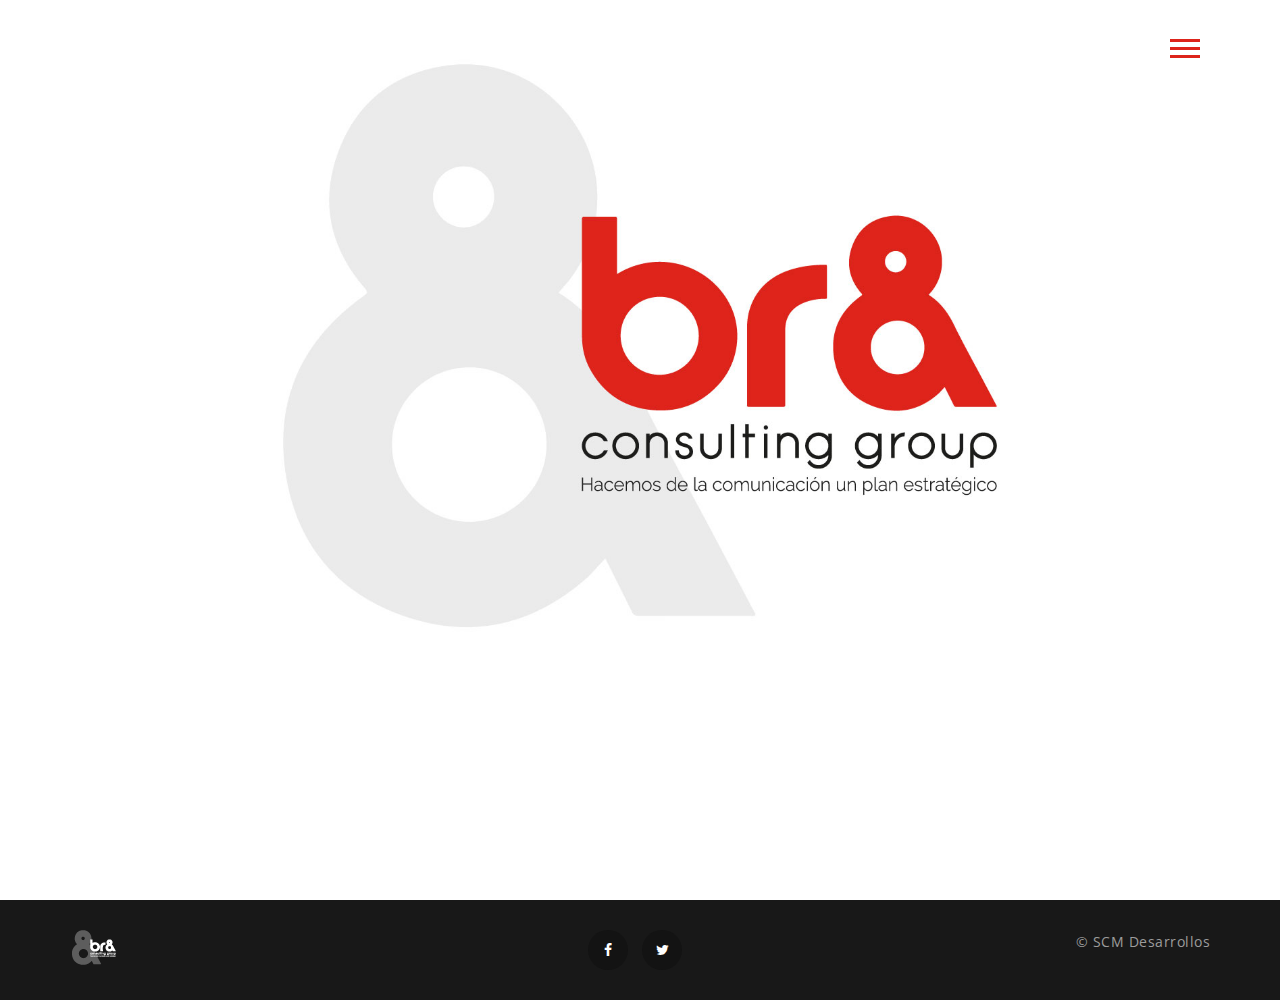
<file: index.html>
<!doctype html>
<html class="no-js" lang="">
    <head>
        <meta charset="utf-8">
        <meta http-equiv="x-ua-compatible" content="ie=edge">
        <title>Brand Consulting Group | Firma de consultoría de relaciones públicas y comunicación estratégica</title>
        <meta name="description" content="Firma de consultoría de relaciones públicas y comunicación estratégica">
    	<meta name="author" content="SCM Desarrollos" />
        <meta name="viewport" content="width=device-width, initial-scale=1">

        <!-- FAVICONS -->
        <link rel="shortcut icon" href="img/favicon.ico" type="image/x-icon">
        <link rel="apple-touch-icon" href="img/apple-touch-icon.png">

        <!-- FONTS -->
        <link href='https://fonts.googleapis.com/css?family=Raleway:400,500,600,700,800' rel='stylesheet' type='text/css'>
        <link href='https://fonts.googleapis.com/css?family=Open+Sans:400,600,400italic,600italic' rel='stylesheet' type='text/css'>

        <!-- FONT AWESOME -->
        <link rel="stylesheet" href="https://maxcdn.bootstrapcdn.com/font-awesome/4.5.0/css/font-awesome.min.css">

        <!-- STYLESHEETS -->
        <link rel="stylesheet" href="css/vendor.css">
        <link rel="stylesheet" href="css/base.css">
        <link rel="stylesheet" href="css/layout.css">
        <link rel="stylesheet" href="css/components.css">
        <link rel="stylesheet" href="css/pages.css">

        <!-- MODERNIZR -->
        <script src="js/vendor/modernizr-2.8.3.min.js"></script>
    </head>
    <body class="homepage">
        <!--[if lt IE 8]>
            <p class="browserupgrade">You are using an <strong>outdated</strong> browser. Please <a href="http://browsehappy.com/">upgrade your browser</a> to improve your experience.</p>
        <![endif]-->

        <!-- PRELOADER -->
        <div id="preloader">
            <div class="spinner"></div>
        </div>
        <!-- // PRELOADER -->

        <header>
            <div class="container">
                <div class="row">
                    <div class="col-xs-12">
                        <button class="toggle" type="button">
                            <span class="icon-bar"></span>
                            <span class="icon-bar"></span>
                            <span class="icon-bar"></span>
                        </button>
                    </div>
                </div>
            </div>

            <nav class="sidebar">
                <ul class="list">
                    <li><a href="index.html">Inicio</a></li>
                    <li><a href="nosotros.html">¿Quiénes somos?</a></li>
                    <li><a href="servicios.html">¿Qué ofrecemos?</a></li>
                    <li><a href="clientes.html">Clientes</a></li>
                    <li><a href="contacto.html">Contáctanos</a></li>
                </ul>
                <ul class="list social">
                    <li><a href="https://www.facebook.com/Brand.Guatemala/"><i class="fa fa-facebook"></i></a></li>
                    <li><a href="https://www.instagram.com/brandguatemala/"><i class="fa fa-instagram"></i></a></li>
                </ul>
            </nav>
        </header>

        <!-- SECTION 1 - HERO SPLASH -->
        <section class="hero-splash">
                <!-- SLIDE -->
                <div>
                    <img src="img/splash.jpg" alt="Brand Consulting Group">
                </div>
        </section><!-- // SECTION 1 -->

        <footer>
            <div class="container">
                <div class="row">
                    <div class="col-sm-4">
                        <div class="footer-brand">
                            <img src="img/logo.png" alt="Brand Consulting Group">
                        </div>
                    </div>
                    <div class="col-sm-4">
                        <div class="footer-social">
                            <ul class="social">
                                <li><a href="#"><i class="fa fa-facebook"></i></a></li>
                                <li><a href="#"><i class="fa fa-twitter"></i></a></li>
                            </ul>
                        </div>
                    </div>
                    <div class="col-sm-4">
                        <div class="footer-copyright">
                            <p>© SCM Desarrollos</p>
                        </div>

                    </div>
                </div>
            </div>
        </footer>

        <!-- JQUERY / PLUGINS -->
        <script src="https://ajax.googleapis.com/ajax/libs/jquery/1.11.3/jquery.min.js"></script>
        <script>window.jQuery || document.write('<script src="js/vendor/jquery-1.11.3.min.js"><\/script>')</script>
        <script src="js/vendor/bootstrap.min.js"></script>
        <script src="js/vendor/owl.carousel.min.js"></script>
        <script src="js/vendor/jquery.magnific-popup.min.js"></script>

        <!-- MAIN JS FOLDER -->
        <script src="js/main.js"></script>

        <!-- Google Analytics: change UA-XXXXX-X to be your site's ID. -->
        <script>
            (function(b,o,i,l,e,r){b.GoogleAnalyticsObject=l;b[l]||(b[l]=
            function(){(b[l].q=b[l].q||[]).push(arguments)});b[l].l=+new Date;
            e=o.createElement(i);r=o.getElementsByTagName(i)[0];
            e.src='https://www.google-analytics.com/analytics.js';
            r.parentNode.insertBefore(e,r)}(window,document,'script','ga'));
            ga('create','UA-104634504-1','auto');ga('send','pageview');
        </script>
    </body>
</html>
</file>
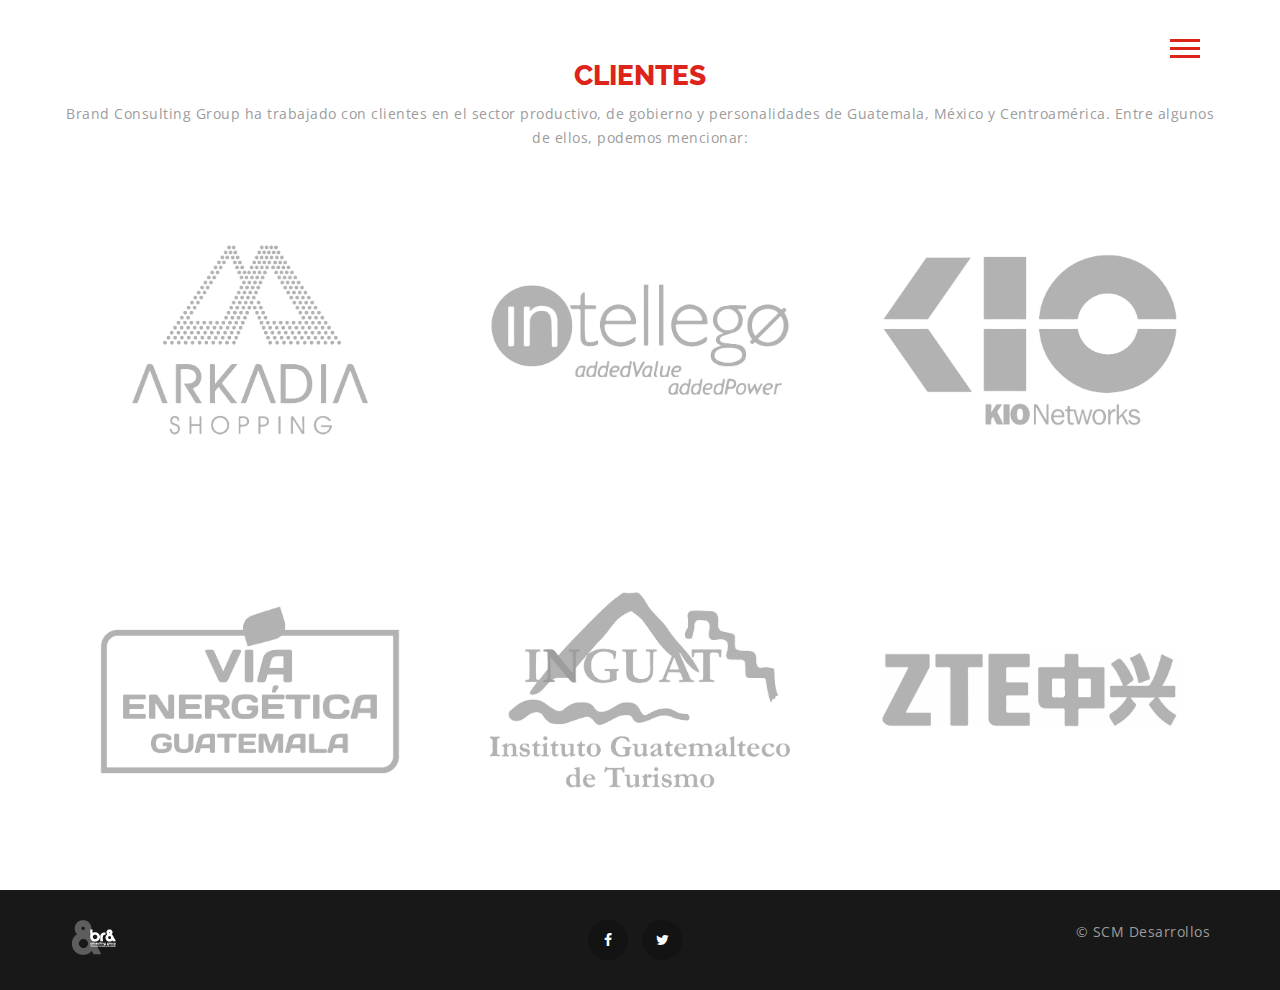
<file: clientes.html>
<!doctype html>
<html class="no-js" lang="">
    
    <head>
        <meta charset="utf-8">
        <meta http-equiv="x-ua-compatible" content="ie=edge">
        <title>Brand Consulting Group | Firma de consultoría de relaciones públicas y comunicación estratégica</title>
        <meta name="description" content="Firma de consultoría de relaciones públicas y comunicación estratégica">
        <meta name="author" content="SCM Desarrollos" />
        <meta name="viewport" content="width=device-width, initial-scale=1">

        <!-- FAVICONS -->
        <link rel="shortcut icon" href="img/favicon.ico" type="image/x-icon">
        <link rel="apple-touch-icon" href="img/apple-touch-icon.png">

        <!-- FONTS -->
        <link href='https://fonts.googleapis.com/css?family=Raleway:400,500,600,700,800' rel='stylesheet' type='text/css'>
        <link href='https://fonts.googleapis.com/css?family=Open+Sans:400,600,400italic,600italic' rel='stylesheet' type='text/css'>

        <!-- FONT AWESOME -->
        <link rel="stylesheet" href="https://maxcdn.bootstrapcdn.com/font-awesome/4.5.0/css/font-awesome.min.css">

        <!-- STYLESHEETS -->
        <link rel="stylesheet" href="css/vendor.css">
        <link rel="stylesheet" href="css/base.css">
        <link rel="stylesheet" href="css/layout.css">
        <link rel="stylesheet" href="css/components.css">
        <link rel="stylesheet" href="css/pages.css">

        <!-- MODERNIZR -->
        <script src="js/vendor/modernizr-2.8.3.min.js"></script>
    </head>
    <body class="coffees">
        <!--[if lt IE 8]>
            <p class="browserupgrade">You are using an <strong>outdated</strong> browser. Please <a href="http://browsehappy.com/">upgrade your browser</a> to improve your experience.</p>
        <![endif]-->

        <!-- PRELOADER -->
        <div id="preloader">
            <div class="spinner"></div>
        </div>
        <!-- // PRELOADER -->

        <header>
            <div class="container">
                <div class="row">
                    <div class="col-xs-12">
                        <button class="toggle" type="button">
                            <span class="icon-bar"></span>
                            <span class="icon-bar"></span>
                            <span class="icon-bar"></span>
                        </button>
                    </div>
                </div>
            </div>

            <nav class="sidebar">
                <ul class="list">
                    <li><a href="index.html">Inicio</a></li>
                    <li><a href="nosotros.html">¿Quiénes somos?</a></li>
                    <li><a href="servicios.html">¿Qué ofrecemos?</a></li>
                    <li><a href="clientes.html">Clientes</a></li>
                    <li><a href="contacto.html">Contáctanos</a></li>
                </ul>
                <ul class="list social">
                    <li><a href="https://www.facebook.com/Brand.Guatemala/"><i class="fa fa-facebook"></i></a></li>
                    <li><a href="https://www.instagram.com/brandguatemala/"><i class="fa fa-instagram"></i></a></li>
                </ul>
            </nav>
        </header>

        <!-- SECTION 2 - COFFEE ITEMS -->
        <section class="space">
            <div class="container">
                <div class="row">

                <div class="section-headline">
                    <h3>Clientes</h3>
                    <p>Brand Consulting Group ha trabajado con clientes en el sector productivo, de gobierno y personalidades de Guatemala, México y Centroamérica. Entre algunos de ellos, podemos mencionar:</p>

                </div>
                    <div class="col-md-4">
                        <div class="item">
                                <img src="img/iconos-09.jpg" alt="Relaciones Públicas">
                        </div>
                    </div>

                    <div class="col-md-4">
                        <div class="item">
                                <img src="img/iconos-10.jpg" alt="Comunicación Estratégica">
                        </div>
                    </div>

                    <div class="col-md-4">
                        <div class="item">
                                <img src="img/iconos-11.jpg" alt="Manejo de Crisis">
                        </div>
                    </div>
                </div>

                <div class="row">
                    <div class="col-md-4">
                        <div class="item">
                                <img src="img/iconos-12.jpg" alt="Montaje de Eventos">
                        </div>
                    </div>

                    <div class="col-md-4">
                        <div class="item">
                                <img src="img/iconos-13.jpg" alt="Campañas de Comunicación">
                        </div>
                    </div>

                    <div class="col-md-4">
                        <div class="item">
                                <img src="img/iconos-14.jpg" alt="Capacitaciones para voceros">
                        </div>
                    </div>
                </div>
            </div>
        </section>
        <!-- SECTION 2 -->

        <footer>
            <div class="container">
                <div class="row">
                    <div class="col-sm-4">
                        <div class="footer-brand">
                            <img src="img/logo.png" alt="Brand Consulting Group">
                        </div>
                    </div>
                    <div class="col-sm-4">
                        <div class="footer-social">
                            <ul class="social">
                                <li><a href="#"><i class="fa fa-facebook"></i></a></li>
                                <li><a href="#"><i class="fa fa-twitter"></i></a></li>
                            </ul>
                        </div>
                    </div>
                    <div class="col-sm-4">
                        <div class="footer-copyright">
                            <p>© SCM Desarrollos</p>
                        </div>

                    </div>
                </div>
            </div>
        </footer>

        <!-- JQUERY / PLUGINS -->
        <script src="https://ajax.googleapis.com/ajax/libs/jquery/1.11.3/jquery.min.js"></script>
        <script>window.jQuery || document.write('<script src="js/vendor/jquery-1.11.3.min.js"><\/script>')</script>
        <script src="js/vendor/bootstrap.min.js"></script>
        <script src="js/vendor/owl.carousel.min.js"></script>
        <script src="js/vendor/jquery.magnific-popup.min.js"></script>

        <!-- MAIN JS FOLDER -->
        <script src="js/main.js"></script>

        <!-- Google Analytics: change UA-XXXXX-X to be your site's ID. -->
        <script>
            (function(b,o,i,l,e,r){b.GoogleAnalyticsObject=l;b[l]||(b[l]=
            function(){(b[l].q=b[l].q||[]).push(arguments)});b[l].l=+new Date;
            e=o.createElement(i);r=o.getElementsByTagName(i)[0];
            e.src='https://www.google-analytics.com/analytics.js';
            r.parentNode.insertBefore(e,r)}(window,document,'script','ga'));
            ga('create','UA-104634504-1','auto');ga('send','pageview');
        </script>
    </body>
</html>
</file>
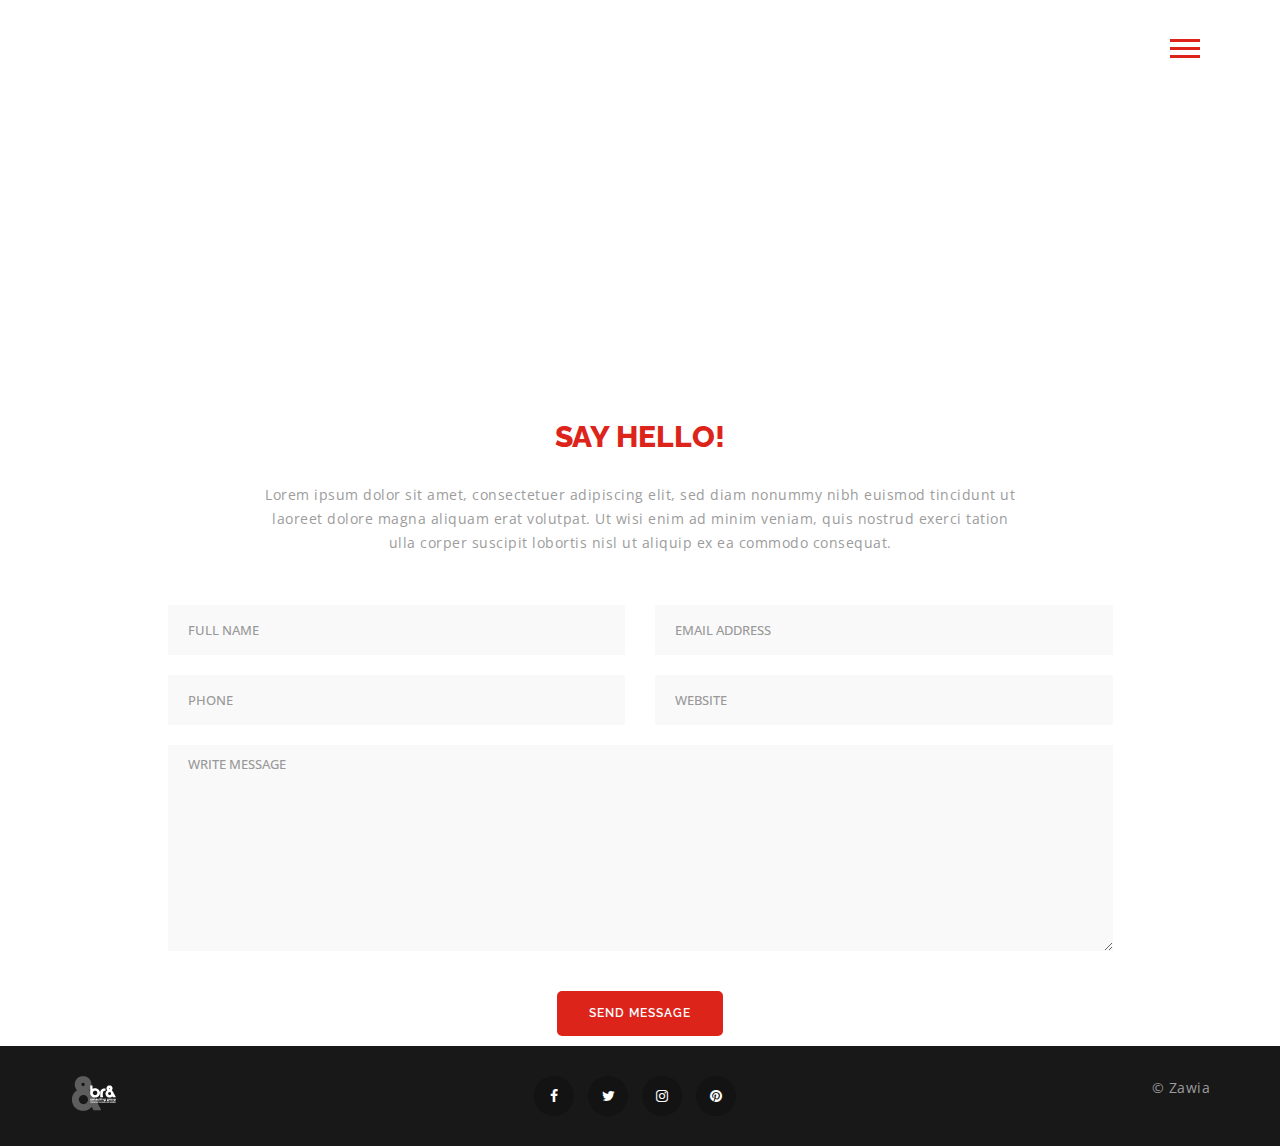
<file: contact.html>
<!doctype html>
<html class="no-js" lang="">
    <head>
        <meta charset="utf-8">
        <meta http-equiv="x-ua-compatible" content="ie=edge">
        <title>Deliver Coffees | Contact</title>
        <meta name="description" content="">
        <meta name="viewport" content="width=device-width, initial-scale=1">

        <!-- FAVICONS -->
        <link rel="shortcut icon" href="img/favicon.ico" type="image/x-icon">
        <link rel="apple-touch-icon" href="img/apple-touch-icon.png">

        <!-- FONTS -->
        <link href='https://fonts.googleapis.com/css?family=Raleway:400,500,600,700' rel='stylesheet' type='text/css'>
        <link href='https://fonts.googleapis.com/css?family=Open+Sans:400,600,400italic,600italic' rel='stylesheet' type='text/css'>
        
        <!-- FONT AWESOME -->
        <link rel="stylesheet" href="https://maxcdn.bootstrapcdn.com/font-awesome/4.5.0/css/font-awesome.min.css">

        <!-- STYLESHEETS -->
        <link rel="stylesheet" href="css/vendor.css">
        <link rel="stylesheet" href="css/base.css">
        <link rel="stylesheet" href="css/layout.css">
        <link rel="stylesheet" href="css/components.css">
        <link rel="stylesheet" href="css/pages.css">

        <!-- MODERNIZR -->
        <script src="js/vendor/modernizr-2.8.3.min.js"></script>
    </head>
    <body class="contact-page">
        <!--[if lt IE 8]>
            <p class="browserupgrade">You are using an <strong>outdated</strong> browser. Please <a href="http://browsehappy.com/">upgrade your browser</a> to improve your experience.</p>
        <![endif]-->

        <!-- PRELOADER -->
        <div id="preloader">
            <div class="spinner"></div>
        </div>
        <!-- // PRELOADER -->

        <header>
            <div class="container">
                <div class="row">
                    <div class="col-xs-12">
                        <div class="logo">
                            <a href="#"><img src="img/logo.png" alt="Logo"></a>
                        </div>

                        <button class="toggle" type="button">
                            <span class="icon-bar"></span>
                            <span class="icon-bar"></span>
                            <span class="icon-bar"></span>
                        </button>
                    </div>
                </div>
            </div>

            <nav class="sidebar">
                <ul class="list">
                    <li><a href="index.html">Home</a></li>
                    <li><a href="about.html">About</a></li>
                    <li><a href="shop.html">Gallery</a></li>
                    <li><a href="coffees.html">Coffees</a></li>
                    <li><a href="contact.html">Contact</a></li>
                </ul>
                <ul class="list social">
                    <li><a href="#"><i class="fa fa-facebook"></i></a></li>
                    <li><a href="#"><i class="fa fa-twitter"></i></a></li>
                    <li><a href="#"><i class="fa fa-envelope"></i></a></li>
                </ul>
                <a href="#" class="btn btn-default btn-colored">Purchase</a>
            </nav>
        </header>

        <!-- SECTION 1 - CONTACT MAP -->
        <section class="contact-map">
            <h2 class="hidden">Contact Map</h2>
        </section>
        <!-- // SECTION 1 -->

        <!-- SECTION 2 - CONTACT -->
        <section class="contact space">
            <div class="container">
                <div class="row">
                    <div class="col-md-8 col-md-offset-2">
                        <h2>Say Hello!</h2>
                        <p>Lorem ipsum dolor sit amet, consectetuer adipiscing elit, sed diam nonummy nibh euismod tincidunt ut laoreet dolore magna aliquam erat volutpat. Ut wisi enim ad minim veniam, quis nostrud exerci tation ulla corper suscipit lobortis nisl ut aliquip ex ea commodo consequat.</p>
                    </div>
                </div>

                <div class="row">
                    <form action="contactform/contact-form-handler.php" method="post" name="contactform">
                        <div class="col-md-10 col-md-offset-1">
                            <div class="row">
                                <div class="col-md-6">
                                    <input type="text" name="name" id="name" class="form-control" placeholder="Full Name">
                                    <input type="tel" class="form-control" placeholder="Phone">
                                </div>
                                <div class="col-md-6">
                                    <input type="email" name="email" id="email" class="form-control" placeholder="Email Address">
                                    <input type="text" class="form-control" placeholder="Website">
                                </div>
                                <div class="col-xs-12">
                                    <textarea rows="10" class="form-control" name="message" id="message" placeholder="Write Message"></textarea>
                                    <div class="text-center">
                                        <button type="submit" name="submit" class="btn btn-default btn-colored">Send Message</button>
                                    </div>
                                </div>
                            </div>
                        </div>
                    </form>
                </div>
            </div>
        </section>
        <!-- SECTION 2 -->

        <footer>
            <div class="container">
                <div class="row">
                    <div class="col-sm-4">
                        <div class="footer-brand">
                            <img src="img/logo.png" alt="About the image">
                        </div>
                    </div>
                    <div class="col-sm-4">
                        <div class="footer-social">
                            <ul class="social">
                                <li><a href="#"><i class="fa fa-facebook"></i></a></li>
                                <li><a href="#"><i class="fa fa-twitter"></i></a></li>
                                <li><a href="#"><i class="fa fa-instagram"></i></a></li>
                                <li><a href="#"><i class="fa fa-pinterest"></i></a></li>
                            </ul>
                        </div>
                    </div>
                    <div class="col-sm-4">
                        <div class="footer-copyright">
                            <p>© Zawia</p>
                        </div>
                        
                    </div>
                </div>
            </div>
        </footer>

        <!-- JQUERY / PLUGINS -->
        <script src="https://ajax.googleapis.com/ajax/libs/jquery/1.11.3/jquery.min.js"></script>
        <script>window.jQuery || document.write('<script src="js/vendor/jquery-1.11.3.min.js"><\/script>')</script>
        <script src="js/vendor/bootstrap.min.js"></script>
        <script src="js/vendor/owl.carousel.min.js"></script>
        <script src="js/vendor/jquery.magnific-popup.min.js"></script>

        <!-- MAIN JS FOLDER -->
        <script src="js/main.js"></script>

        <!-- Google Analytics: change UA-XXXXX-X to be your site's ID. -->
        <script>
            (function(b,o,i,l,e,r){b.GoogleAnalyticsObject=l;b[l]||(b[l]=
            function(){(b[l].q=b[l].q||[]).push(arguments)});b[l].l=+new Date;
            e=o.createElement(i);r=o.getElementsByTagName(i)[0];
            e.src='https://www.google-analytics.com/analytics.js';
            r.parentNode.insertBefore(e,r)}(window,document,'script','ga'));
            ga('create','UA-XXXXX-X','auto');ga('send','pageview');
        </script>
    </body>
</html>
</file>
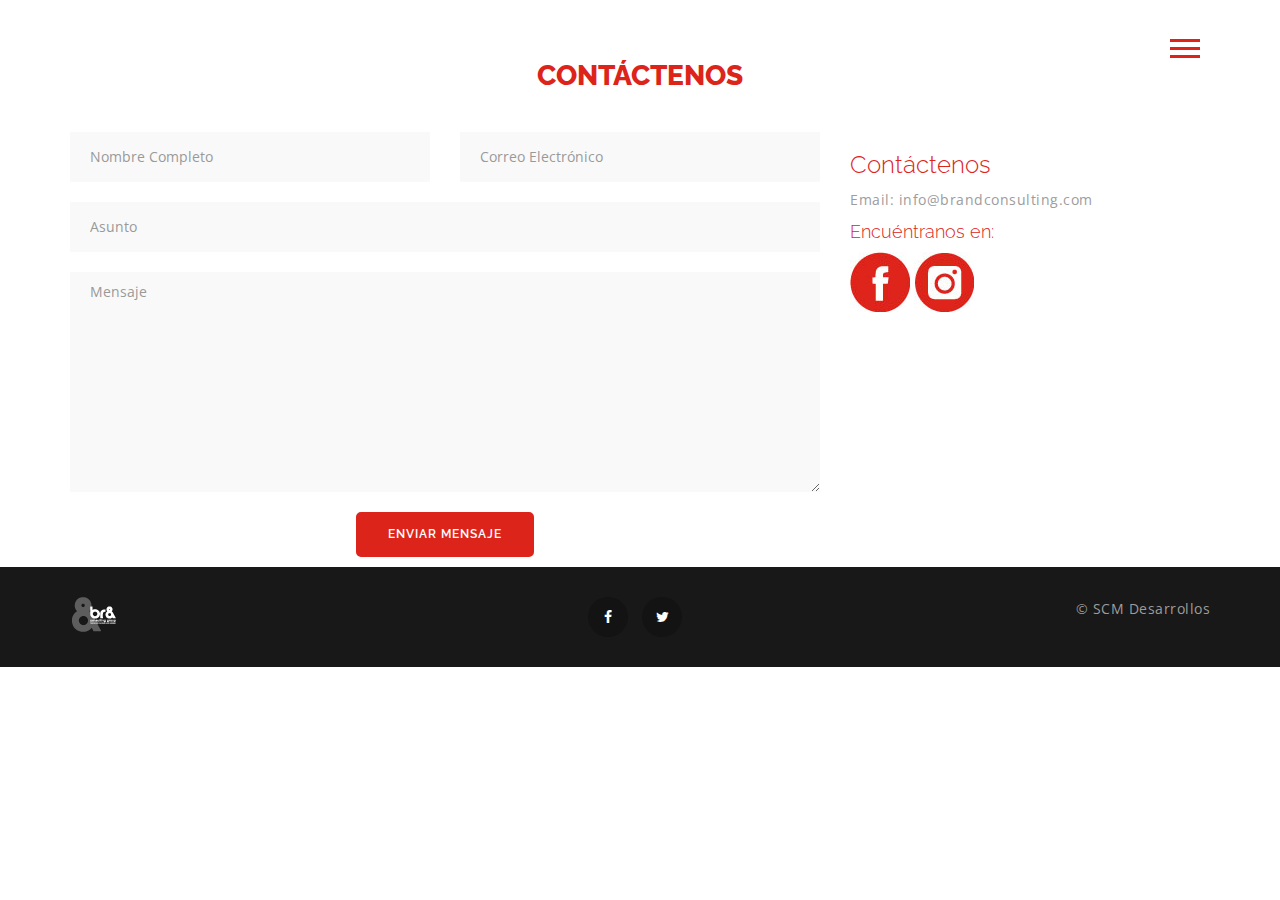
<file: contacto.html>
<!doctype html>
<html class="no-js" lang="">
    <head>
        <meta charset="utf-8">
        <meta http-equiv="x-ua-compatible" content="ie=edge">
        <title>Brand Consulting Group | Firma de consultoría de relaciones públicas y comunicación estratégica</title>
        <meta name="description" content="Firma de consultoría de relaciones públicas y comunicación estratégica">
        <meta name="author" content="SCM Desarrollos" />
        <meta name="viewport" content="width=device-width, initial-scale=1">

        <!-- FAVICONS -->
        <link rel="shortcut icon" href="img/favicon.ico" type="image/x-icon">
        <link rel="apple-touch-icon" href="img/apple-touch-icon.png">

        <!-- FONTS -->
        <link href='https://fonts.googleapis.com/css?family=Raleway:400,500,600,700,800' rel='stylesheet' type='text/css'>
        <link href='https://fonts.googleapis.com/css?family=Open+Sans:400,600,400italic,600italic' rel='stylesheet' type='text/css'>

        <!-- FONT AWESOME -->
        <link rel="stylesheet" href="https://maxcdn.bootstrapcdn.com/font-awesome/4.5.0/css/font-awesome.min.css">

        <!-- STYLESHEETS -->
        <link rel="stylesheet" href="css/vendor.css">
        <link rel="stylesheet" href="css/base.css">
        <link rel="stylesheet" href="css/layout.css">
        <link rel="stylesheet" href="css/components.css">
        <link rel="stylesheet" href="css/pages.css">

        <!-- MODERNIZR -->
        <script src="js/vendor/modernizr-2.8.3.min.js"></script>
    </head>
    <body class="coffees">
        <!--[if lt IE 8]>
            <p class="browserupgrade">You are using an <strong>outdated</strong> browser. Please <a href="http://browsehappy.com/">upgrade your browser</a> to improve your experience.</p>
        <![endif]-->

        <!-- PRELOADER -->
        <div id="preloader">
            <div class="spinner"></div>
        </div>
        <!-- // PRELOADER -->

        <header>
            <div class="container">
                <div class="row">
                    <div class="col-xs-12">
                        <button class="toggle" type="button">
                            <span class="icon-bar"></span>
                            <span class="icon-bar"></span>
                            <span class="icon-bar"></span>
                        </button>
                    </div>
                </div>
            </div>

            <nav class="sidebar">
                <ul class="list">
                    <li><a href="index.html">Inicio</a></li>
                    <li><a href="nosotros.html">¿Quiénes somos?</a></li>
                    <li><a href="servicios.html">¿Qué ofrecemos?</a></li>
                    <li><a href="clientes.html">Clientes</a></li>
                    <li><a href="contacto.html">Contáctanos</a></li>
                </ul>
                <ul class="list social">
                    <li><a href="https://www.facebook.com/Brand.Guatemala/"><i class="fa fa-facebook"></i></a></li>
                    <li><a href="https://www.instagram.com/brandguatemala/"><i class="fa fa-instagram"></i></a></li>
                </ul>
            </nav>
        </header>

        <!-- SECTION 2 - CONTACT -->
        <section class="contact space">
            <div class="container">
                <div class="row">
                        <div class="section-headline">
                            <h3>Contáctenos</h3>
                        </div>
                </div>

                <div class="row">
                    <form method="POST" action="http://formspree.io/jherrera@redciudadana.org.gt">
                        <div class="col-md-8">
                            <div class="row">
                                <div class="col-md-6">
                                    <input type="text" name="name" id="name" class="form-control" placeholder="Nombre Completo">
                                </div>
                                <div class="col-md-6">
                                    <input type="email" name="email" id="email" class="form-control" placeholder="Correo Electrónico">
                                </div>
                                <div class="col-xs-12">
                                    <input type="text" class="form-control" placeholder="Asunto">
                                    <textarea rows="10" class="form-control" name="message" id="message" placeholder="Mensaje"></textarea>
                                    <div class="text-center">
                                        <button type="submit" name="submit" class="btn btn-default btn-colored">Enviar Mensaje</button>
                                    </div>
                                </div>
                            </div>
                        </div>

                        <div class="col-md-4">
                            <h3>Contáctenos</h3>
                            <p>Email: info@brandconsulting.com                   
                            </p>
                            
                            <h4>Encuéntranos en:</h4>
                            <a href="https://www.facebook.com/Brand.Guatemala/" target="_blank">
                              <img src="img/facebook.jpg" alt="Facebook"></a>
                            <a href="https://www.instagram.com/brandguatemala/" target="_blank">
                                <img src="img/instagram.jpg" alt="Instagram"></a>
                        </div>


                        </div>
                    </form>
                </div>
            </div>
        </section>
        <!-- SECTION 2 -->

        <footer>
            <div class="container">
                <div class="row">
                    <div class="col-sm-4">
                        <div class="footer-brand">
                            <img src="img/logo.png" alt="Brand Consulting Group">
                        </div>
                    </div>
                    <div class="col-sm-4">
                        <div class="footer-social">
                            <ul class="social">
                                <li><a href="#"><i class="fa fa-facebook"></i></a></li>
                                <li><a href="#"><i class="fa fa-twitter"></i></a></li>
                            </ul>
                        </div>
                    </div>
                    <div class="col-sm-4">
                        <div class="footer-copyright">
                            <p>© SCM Desarrollos</p>
                        </div>

                    </div>
                </div>
            </div>
        </footer>

        <!-- JQUERY / PLUGINS -->
        <script src="https://ajax.googleapis.com/ajax/libs/jquery/1.11.3/jquery.min.js"></script>
        <script>window.jQuery || document.write('<script src="js/vendor/jquery-1.11.3.min.js"><\/script>')</script>
        <script src="js/vendor/bootstrap.min.js"></script>
        <script src="js/vendor/owl.carousel.min.js"></script>
        <script src="js/vendor/jquery.magnific-popup.min.js"></script>

        <!-- MAIN JS FOLDER -->
        <script src="js/main.js"></script>

        <!-- Google Analytics: change UA-XXXXX-X to be your site's ID. -->
        <script>
            (function(b,o,i,l,e,r){b.GoogleAnalyticsObject=l;b[l]||(b[l]=
            function(){(b[l].q=b[l].q||[]).push(arguments)});b[l].l=+new Date;
            e=o.createElement(i);r=o.getElementsByTagName(i)[0];
            e.src='https://www.google-analytics.com/analytics.js';
            r.parentNode.insertBefore(e,r)}(window,document,'script','ga'));
            ga('create','UA-104634504-1','auto');ga('send','pageview');
        </script>
    </body>
</html>
</file>
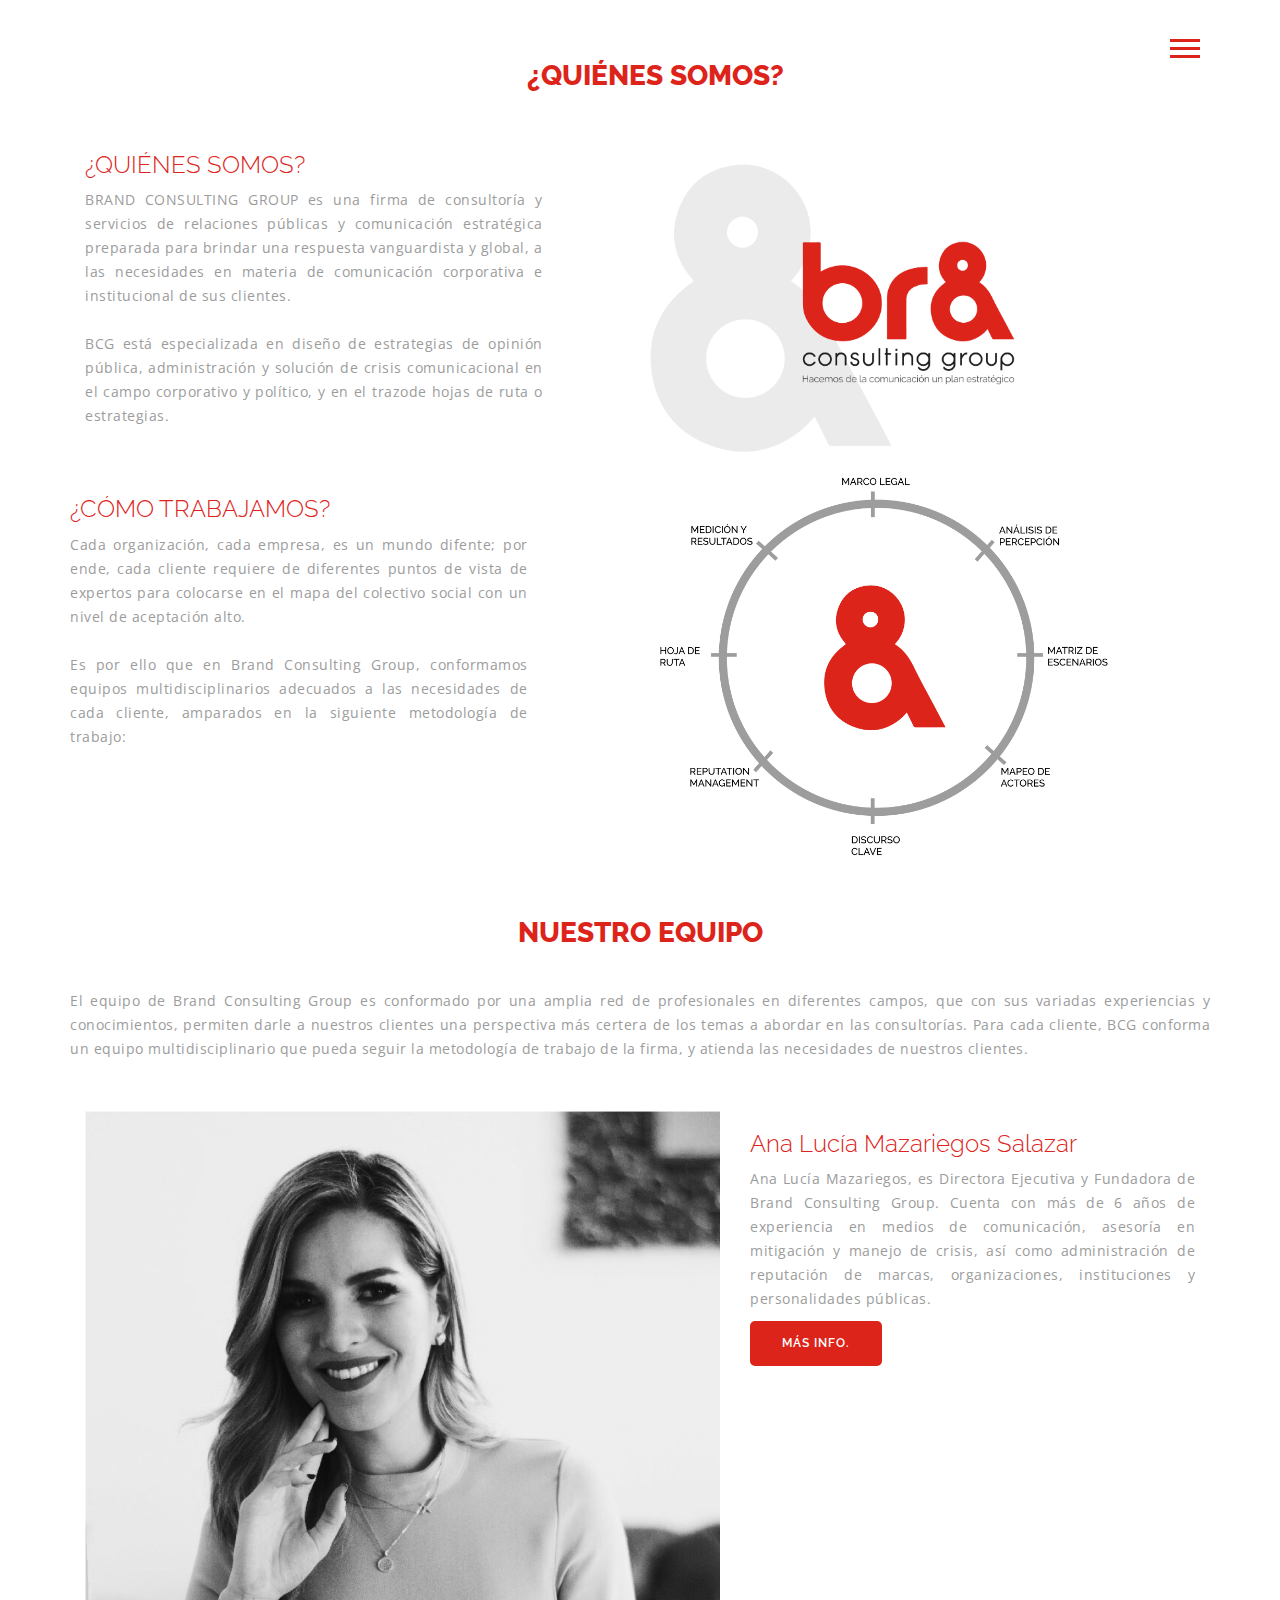
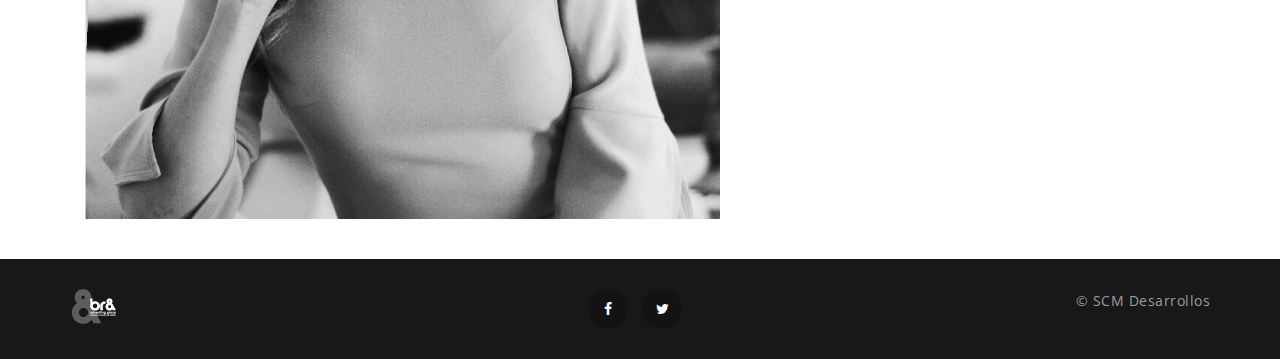
<file: nosotros.html>
<!doctype html>
<html class="no-js" lang="">
    <head>
        <meta charset="utf-8">
        <meta http-equiv="x-ua-compatible" content="ie=edge">
        <title>Brand Consulting Group | Firma de consultoría de relaciones públicas y comunicación estratégica</title>
        <meta name="description" content="Firma de consultoría de relaciones públicas y comunicación estratégica">
    	<meta name="author" content="SCM Desarrollos" />
        <meta name="viewport" content="width=device-width, initial-scale=1">

        <!-- FAVICONS -->
        <link rel="shortcut icon" href="img/favicon.ico" type="image/x-icon">
        <link rel="apple-touch-icon" href="img/apple-touch-icon.png">

        <!-- FONTS -->
        <link href='https://fonts.googleapis.com/css?family=Raleway:400,500,600,700,800' rel='stylesheet' type='text/css'>
        <link href='https://fonts.googleapis.com/css?family=Open+Sans:400,600,400italic,600italic' rel='stylesheet' type='text/css'>

        <!-- FONT AWESOME -->
        <link rel="stylesheet" href="https://maxcdn.bootstrapcdn.com/font-awesome/4.5.0/css/font-awesome.min.css">

        <!-- STYLESHEETS -->
        <link rel="stylesheet" href="css/vendor.css">
        <link rel="stylesheet" href="css/base.css">
        <link rel="stylesheet" href="css/layout.css">
        <link rel="stylesheet" href="css/components.css">
        <link rel="stylesheet" href="css/pages.css">

        <!-- MODERNIZR -->
        <script src="js/vendor/modernizr-2.8.3.min.js"></script>
    </head>
    <body class="homepage">
        <!--[if lt IE 8]>
            <p class="browserupgrade">You are using an <strong>outdated</strong> browser. Please <a href="http://browsehappy.com/">upgrade your browser</a> to improve your experience.</p>
        <![endif]-->

        <!-- PRELOADER -->
        <div id="preloader">
            <div class="spinner"></div>
        </div>
        <!-- // PRELOADER -->

        <header>
            <div class="container">
                <div class="row">
                    <div class="col-xs-12">
                        <button class="toggle" type="button">
                            <span class="icon-bar"></span>
                            <span class="icon-bar"></span>
                            <span class="icon-bar"></span>
                        </button>
                    </div>
                </div>
            </div>

            <nav class="sidebar">
                <ul class="list">
                    <li><a href="index.html">Inicio</a></li>
                    <li><a href="nosotros.html">¿Quiénes somos?</a></li>
                    <li><a href="servicios.html">¿Qué ofrecemos?</a></li>
                    <li><a href="clientes.html">Clientes</a></li>
                    <li><a href="contacto.html">Contáctanos</a></li>
                </ul>
                <ul class="list social">
                    <li><a href="https://www.facebook.com/Brand.Guatemala/"><i class="fa fa-facebook"></i></a></li>
                    <li><a href="https://www.instagram.com/brandguatemala/"><i class="fa fa-instagram"></i></a></li>
                </ul>
            </nav>
        </header>

        <!-- ¿Quiénes somos? -->
        <section class="container">
            <div class="container">
                <div class="row">

                <div class="section-headline">
                    <h3>¿Quiénes somos?</h3>
                </div>

                    <div class="col-md-5">

                        <h3>¿QUIÉNES SOMOS?</h3>
                        <p align="justify">BRAND CONSULTING GROUP es una firma de consultoría y servicios de relaciones públicas y comunicación estratégica preparada para brindar una respuesta vanguardista y global, a las necesidades en materia de comunicación corporativa e institucional de sus clientes.<br></br> BCG está especializada en diseño de estrategias de opinión pública, administración y solución de crisis comunicacional en el campo corporativo y político, y en el trazode hojas de ruta o estrategias.
                        </p>
                    </div>

                    <div class="col-md-7">
                            <div>
                                <img src="img/portada-01.jpg" alt="BRAND CONSULTING GROUP">
                            </div>
                    </div>
                </div>
            </div>
        </section>
        <!-- // SECTION 2 -->

        <!-- ¿Cómo Trabajamos? -->
        <section class="post space">
            <div class="container">
                <div class="row">

                    <div class="col-md-5">
                        <h3>¿CÓMO TRABAJAMOS?</h3>
                        <p align="justify">Cada organización, cada empresa, es un mundo difente; por ende, cada cliente requiere de diferentes puntos de vista de expertos para colocarse en el mapa del colectivo social con un nivel de aceptación alto.<br></br>
                        Es por ello que en Brand Consulting Group, conformamos equipos multidisciplinarios adecuados a las necesidades de cada cliente, amparados en la siguiente metodología de trabajo:
                        </p>
                    </div>

                    <div class="col-md-7">
                            <div>
                                <img src="img/servicios.jpg" alt="Servicios">
                            </div>
                    </div>
                </div>
            </div>
        </section>
        <!-- // SECTION 2 -->

        <!-- Nuestro Equipo -->
        <section class="space">
                <div class="section-headline">
                    <h3>Nuestro Equipo</h3>
                </div>
            <div class="container">

                    <p align="justify">El equipo de Brand Consulting Group es conformado por una amplia red de profesionales en diferentes campos, que con sus variadas experiencias y conocimientos, permiten darle a nuestros clientes una perspectiva más certera de los temas a abordar en las consultorías. Para cada cliente, BCG conforma un equipo multidisciplinario que pueda seguir la metodología de trabajo de la firma, y atienda las necesidades de nuestros clientes.</p> <br></br>

                    <div class="col-md-7">
                            <div>
                                <img src="img/ana-lucia.jpg" alt="Ana Lucía Mazariegos">
                            </div><br></br>
                    </div>

                    <div class="col-md-5">
                        <h3>Ana Lucía Mazariegos Salazar</h3>
                        
                        <p align="justify">Ana Lucía Mazariegos, es Directora Ejecutiva y Fundadora de Brand Consulting Group. Cuenta con más de 6 años de experiencia en medios de comunicación, asesoría en mitigación y manejo de crisis, así como administración de reputación de marcas, organizaciones, instituciones y personalidades públicas.                     
                        </p>
                        <a href="https://analuciamazariegos.com/" class="btn btn-default btn-colored">Más Info.</a>
                    </div>
            </div>
        </section>

        <footer>
            <div class="container">
                <div class="row">
                    <div class="col-sm-4">
                        <div class="footer-brand">
                            <img src="img/logo.png" alt="Brand Consulting Group">
                        </div>
                    </div>
                    <div class="col-sm-4">
                        <div class="footer-social">
                            <ul class="social">
                                <li><a href="#"><i class="fa fa-facebook"></i></a></li>
                                <li><a href="#"><i class="fa fa-twitter"></i></a></li>
                            </ul>
                        </div>
                    </div>
                    <div class="col-sm-4">
                        <div class="footer-copyright">
                            <p>© SCM Desarrollos</p>
                        </div>

                    </div>
                </div>
            </div>
        </footer>

        <!-- JQUERY / PLUGINS -->
        <script src="https://ajax.googleapis.com/ajax/libs/jquery/1.11.3/jquery.min.js"></script>
        <script>window.jQuery || document.write('<script src="js/vendor/jquery-1.11.3.min.js"><\/script>')</script>
        <script src="js/vendor/bootstrap.min.js"></script>
        <script src="js/vendor/owl.carousel.min.js"></script>
        <script src="js/vendor/jquery.magnific-popup.min.js"></script>

        <!-- MAIN JS FOLDER -->
        <script src="js/main.js"></script>

        <!-- Google Analytics: change UA-XXXXX-X to be your site's ID. -->
        <script>
            (function(b,o,i,l,e,r){b.GoogleAnalyticsObject=l;b[l]||(b[l]=
            function(){(b[l].q=b[l].q||[]).push(arguments)});b[l].l=+new Date;
            e=o.createElement(i);r=o.getElementsByTagName(i)[0];
            e.src='https://www.google-analytics.com/analytics.js';
            r.parentNode.insertBefore(e,r)}(window,document,'script','ga'));
            ga('create','UA-104634504-1','auto');ga('send','pageview');
        </script>
    </body>
</html>
</file>
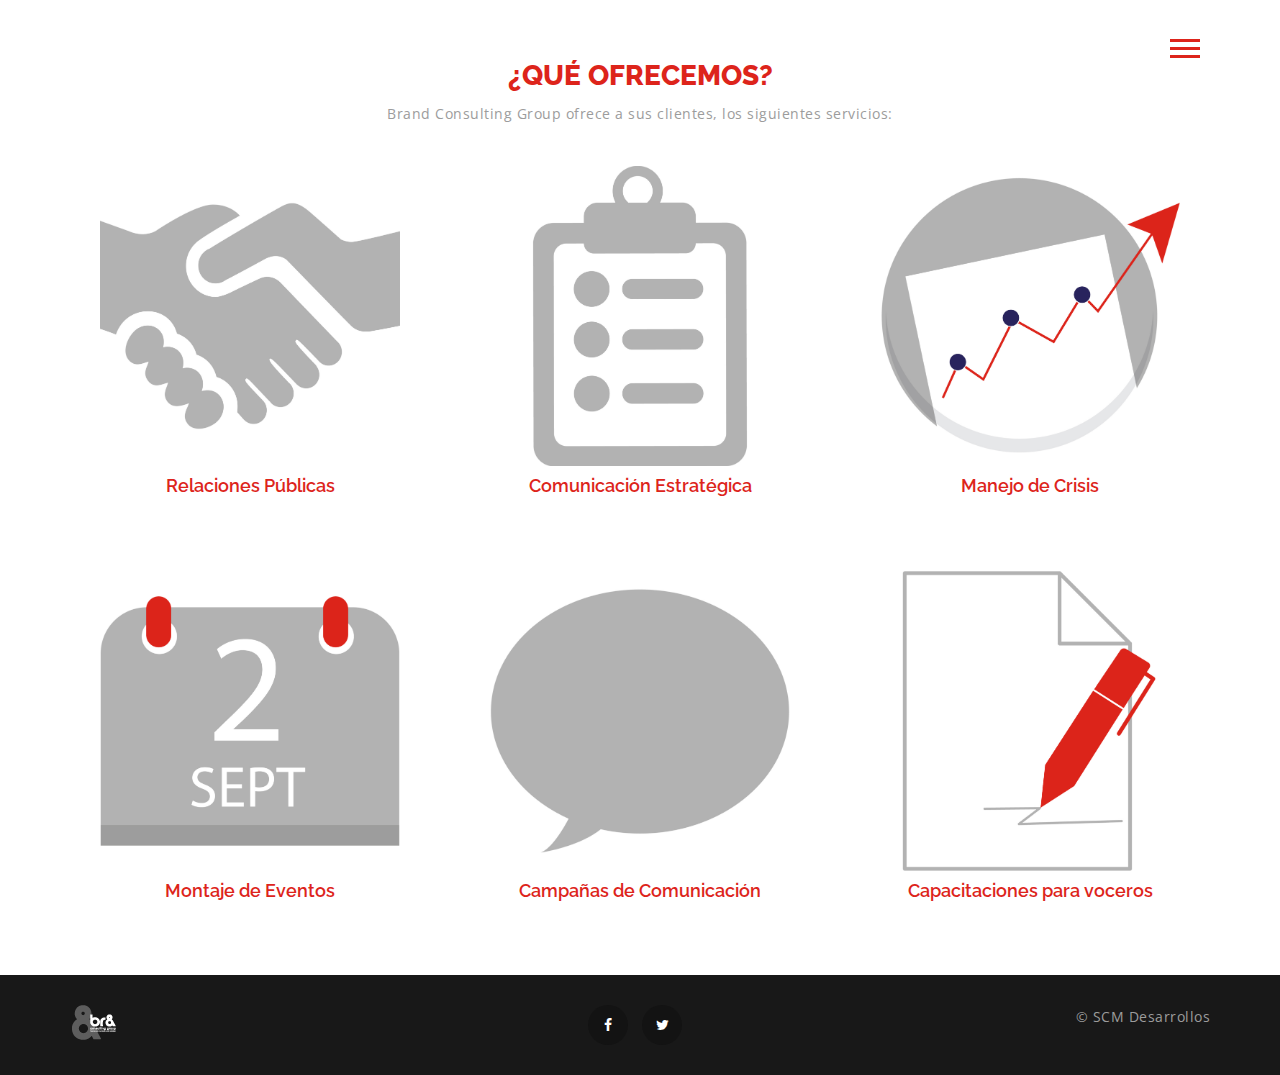
<file: servicios.html>
<!doctype html>
<html class="no-js" lang="">
    
    <head>
        <meta charset="utf-8">
        <meta http-equiv="x-ua-compatible" content="ie=edge">
        <title>Brand Consulting Group | Firma de consultoría de relaciones públicas y comunicación estratégica</title>
        <meta name="description" content="Firma de consultoría de relaciones públicas y comunicación estratégica">
        <meta name="author" content="SCM Desarrollos" />
        <meta name="viewport" content="width=device-width, initial-scale=1">

        <!-- FAVICONS -->
        <link rel="shortcut icon" href="img/favicon.ico" type="image/x-icon">
        <link rel="apple-touch-icon" href="img/apple-touch-icon.png">

        <!-- FONTS -->
        <link href='https://fonts.googleapis.com/css?family=Raleway:400,500,600,700,800' rel='stylesheet' type='text/css'>
        <link href='https://fonts.googleapis.com/css?family=Open+Sans:400,600,400italic,600italic' rel='stylesheet' type='text/css'>

        <!-- FONT AWESOME -->
        <link rel="stylesheet" href="https://maxcdn.bootstrapcdn.com/font-awesome/4.5.0/css/font-awesome.min.css">

        <!-- STYLESHEETS -->
        <link rel="stylesheet" href="css/vendor.css">
        <link rel="stylesheet" href="css/base.css">
        <link rel="stylesheet" href="css/layout.css">
        <link rel="stylesheet" href="css/components.css">
        <link rel="stylesheet" href="css/pages.css">

        <!-- MODERNIZR -->
        <script src="js/vendor/modernizr-2.8.3.min.js"></script>
    </head>
    <body class="coffees">
        <!--[if lt IE 8]>
            <p class="browserupgrade">You are using an <strong>outdated</strong> browser. Please <a href="http://browsehappy.com/">upgrade your browser</a> to improve your experience.</p>
        <![endif]-->

        <!-- PRELOADER -->
        <div id="preloader">
            <div class="spinner"></div>
        </div>
        <!-- // PRELOADER -->

        <header>
            <div class="container">
                <div class="row">
                    <div class="col-xs-12">
                        <button class="toggle" type="button">
                            <span class="icon-bar"></span>
                            <span class="icon-bar"></span>
                            <span class="icon-bar"></span>
                        </button>
                    </div>
                </div>
            </div>

            <nav class="sidebar">
                <ul class="list">
                    <li><a href="index.html">Inicio</a></li>
                    <li><a href="nosotros.html">¿Quiénes somos?</a></li>
                    <li><a href="servicios.html">¿Qué ofrecemos?</a></li>
                    <li><a href="clientes.html">Clientes</a></li>
                    <li><a href="contacto.html">Contáctanos</a></li>
                </ul>
                <ul class="list social">
                    <li><a href="https://www.facebook.com/Brand.Guatemala/"><i class="fa fa-facebook"></i></a></li>
                    <li><a href="https://www.instagram.com/brandguatemala/"><i class="fa fa-instagram"></i></a></li>
                </ul>
            </nav>
        </header>

        <!-- SECTION 2 - COFFEE ITEMS -->
        <section class="space">
            <div class="container">
                <div class="row">

                <div class="section-headline">
                    <h3>¿Qué ofrecemos?</h3>
                    <p>Brand Consulting Group ofrece a sus clientes, los siguientes servicios:</p>

                </div>
                    <div class="col-md-4">
                        <div class="item">
                                <img src="img/iconos-03.jpg" alt="Relaciones Públicas">
                            <h4>Relaciones Públicas</h4>
                        </div>
                    </div>

                    <div class="col-md-4">
                        <div class="item">
                                <img src="img/iconos-04.jpg" alt="Comunicación Estratégica">
                            <h4>Comunicación Estratégica</h4>
                        </div>
                    </div>

                    <div class="col-md-4">
                        <div class="item">
                                <img src="img/iconos-05.jpg" alt="Manejo de Crisis">
                            <h4>Manejo de Crisis</h4>
                        </div>
                    </div>
                </div>

                <div class="row">
                    <div class="col-md-4">
                        <div class="item">
                                <img src="img/iconos-06.jpg" alt="Montaje de Eventos">
                            <h4>Montaje de Eventos</h4>
                        </div>
                    </div>

                    <div class="col-md-4">
                        <div class="item">
                                <img src="img/iconos-07.jpg" alt="Campañas de Comunicación">
                            <h4>Campañas de Comunicación</h4>
                        </div>
                    </div>

                    <div class="col-md-4">
                        <div class="item">
                                <img src="img/iconos-08.jpg" alt="Capacitaciones para voceros">
                            <h4>Capacitaciones para voceros</h4>
                        </div>
                    </div>
                </div>
            </div>
        </section>
        <!-- SECTION 2 -->

        <footer>
            <div class="container">
                <div class="row">
                    <div class="col-sm-4">
                        <div class="footer-brand">
                            <img src="img/logo.png" alt="Brand Consulting Group">
                        </div>
                    </div>
                    <div class="col-sm-4">
                        <div class="footer-social">
                            <ul class="social">
                                <li><a href="#"><i class="fa fa-facebook"></i></a></li>
                                <li><a href="#"><i class="fa fa-twitter"></i></a></li>
                            </ul>
                        </div>
                    </div>
                    <div class="col-sm-4">
                        <div class="footer-copyright">
                            <p>© SCM Desarrollos</p>
                        </div>

                    </div>
                </div>
            </div>
        </footer>

        <!-- JQUERY / PLUGINS -->
        <script src="https://ajax.googleapis.com/ajax/libs/jquery/1.11.3/jquery.min.js"></script>
        <script>window.jQuery || document.write('<script src="js/vendor/jquery-1.11.3.min.js"><\/script>')</script>
        <script src="js/vendor/bootstrap.min.js"></script>
        <script src="js/vendor/owl.carousel.min.js"></script>
        <script src="js/vendor/jquery.magnific-popup.min.js"></script>

        <!-- MAIN JS FOLDER -->
        <script src="js/main.js"></script>

        <!-- Google Analytics: change UA-XXXXX-X to be your site's ID. -->
        <script>
            (function(b,o,i,l,e,r){b.GoogleAnalyticsObject=l;b[l]||(b[l]=
            function(){(b[l].q=b[l].q||[]).push(arguments)});b[l].l=+new Date;
            e=o.createElement(i);r=o.getElementsByTagName(i)[0];
            e.src='https://www.google-analytics.com/analytics.js';
            r.parentNode.insertBefore(e,r)}(window,document,'script','ga'));
            ga('create','UA-104634504-1','auto');ga('send','pageview');
        </script>
    </body>
</html>
</file>
<file: css/base.css>
/* 
// Table of content
// -----------------------------------------------------------------------------
// - 1. Base
// - 2. Typography
// - 3. Helpers
*/
/* -----------------------------------------------------------------------------
// 1. Base 
// ----------------------------------------------------------------------------- */
img {
  max-width: 100%; }

#preloader {
  position: fixed;
  background-color: #fff;
  top: 0;
  left: 0;
  width: 100%;
  height: 100%;
  z-index: 999; }

.spinner {
  position: relative;
  top: 30%;
  width: 40px;
  height: 40px;
  margin: 100px auto;
  background-color: #835c4b;
  border-radius: 100%;
  -webkit-animation: sk-scaleout 1.0s infinite ease-in-out;
  animation: sk-scaleout 1.0s infinite ease-in-out; }

@-webkit-keyframes sk-scaleout {
  0% {
    -webkit-transform: scale(0); }
  100% {
    -webkit-transform: scale(1);
    opacity: 0; } }
@keyframes sk-scaleout {
  0% {
    -webkit-transform: scale(0);
    transform: scale(0); }
  100% {
    -webkit-transform: scale(1);
    transform: scale(1);
    opacity: 0; } }
/* -----------------------------------------------------------------------------
// 2. Typography
// ----------------------------------------------------------------------------- */
body {
  color: #9c9c9c;
  font-family: "Open Sans", Helvetica, Arial, sans-serif; }

p {
  font-size: 14px;
  line-height: 24px;
  letter-spacing: .5px; }
  p a {
    color: #835c4b;
    letter-spacing: .5px; }
    p a:hover, p a:focus {
      color: #181818; }

i,
.italic {
  font-style: italic; }

strong,
b {
  color: #181818;
  font-weight: 600; }

h1, h2, h3, h4, h5, h6,
.h1, .h2, .h3, .h4, .h5, .h6 {
  font-family: "Raleway", Helvetica, Arial, sans-serif;
  color: #DD241B;
  font-weight: 300; }

h1, .h1 {
  font-size: 36px; }

h2, .h2 {
  font-size: 30px; }

h3, .h3 {
  font-size: 24px; }

h4, .h4 {
  font-size: 18px; }

h5, .h5 {
  font-size: 14px; }

h6, .h6 {
  font-size: 12px; }

::selection {
  background-color: #DD241B;
  color: #fff; }

::-moz-selection {
  background-color: #DD241B;
  color: #fff; }

.selected {
  background-color: #DD241B;
  color: #fff; }

mark,
.mark {
  padding: 3px;
  color: #fff;
  background-color: #4b4b4b; }

.dropcap::first-letter {
  float: left;
  margin-right: 20px;
  padding: 20px 23px;
  font-size: 24px;
  background-color: #835c4b;
  color: #fff; }

.dropcap-square::first-letter {
  -webkit-border-radius: 5px;
  -moz-border-radius: 5px;
  -ms-border-radius: 5px;
  -o-border-radius: 5px;
  border-radius: 5px; }

.dropcap-fancy::first-letter {
  background-color: transparent;
  color: #181818;
  font-weight: 700;
  font-size: 28px; }

blockquote {
  position: relative;
  margin: 15px 0;
  padding: 40px;
  border-left: none;
  border-radius: 5px;
  background-color: #fff;
  font-family: "Raleway", Helvetica, Arial, sans-serif;
  font-size: 18px;
  font-style: italic;
  line-height: 26px;
  color: #835c4b; }

.blockquote-bordered {
  border: 1px solid #f1f1f1;
  border-top: 3px solid #835c4b;
  background: transparent;
  color: #4b4b4b; }
  .blockquote-bordered:before {
    color: #fff;
    background-color: #835c4b; }
  .blockquote-bordered cite {
    color: #835c4b; }

.list {
  padding: 0;
  list-style: none; }
  .list li {
    margin-bottom: 15px; }
    .list li:before {
      font-family: 'FontAwesome';
      color: #835c4b;
      margin-right: 10px; }

.list-chevron-circle li:before {
  content: '\f138'; }

.list-caret li:before {
  content: '\f0da'; }

.list-star li:before {
  content: '\f005';
  font-size: 12px; }

.list-dotted li:before {
  content: '\f111';
  font-size: 10px; }

.list-check-circle li:before {
  content: '\f058'; }

.list-arrow li:before {
  content: '\f178';
  font-size: 10px; }

ol.list {
  counter-reset: li; }
  ol.list li {
    position: relative;
    margin-left: 22px;
    padding-left: 8px;
    list-style: none; }
    ol.list li:before {
      content: counter(li);
      counter-increment: li;
      position: absolute;
      left: -25px;
      width: 22px;
      margin-right: 8px;
      padding: 4px;
      font-size: 10px;
      color: #9c9c9c;
      background-color: #fff;
      border-radius: 100%;
      text-align: center; }
  ol.list.list-ordered li {
    list-style-type: upper-alpha; }
    ol.list.list-ordered li:before {
      content: none; }

.pagination > li:first-child > a, .pagination > li:last-child > a {
  border-radius: 0; }
.pagination > li.active a,
.pagination > li.active a:hover {
  background-color: #835c4b;
  border-color: #835c4b;
  color: #fff; }
.pagination > li a {
  border-radius: 0;
  color: #e5e5e5;
  border: 1px solid #e5e5e5;
  margin: 0 5px;
  -webkit-transition: all 0.5s;
  -moz-transition: all 0.5s;
  -ms-transition: all 0.5s;
  -o-transition: all 0.5s;
  transition: all 0.5s; }
  .pagination > li a i {
    font-size: 14px; }
  .pagination > li a:hover {
    background-color: #835c4b;
    border-color: #835c4b;
    color: #fff; }

/* -----------------------------------------------------------------------------
// 3. Helpers 
// ----------------------------------------------------------------------------- */
.space {
   }
  .space-margin {
    margin: 100px 0; }
  .space-dark {
    background-color: #f9f9f9; }
  .space-top {
    margin-top: 50px; }
    .space-top-sm {
      margin-top: 20px; }
    .space-top-md {
      margin-top: 35px; }
  .space-bottom {
    margin-bottom: 50px; }
    .space-bottom-sm {
      margin-bottom: 20px; }
    .space-bottom-md {
      margin-bottom: 35px; }

.no-space {
  padding: 0;
  margin: 0; }
  .no-space-bottom {
    margin-bottom: 0;
    padding-bottom: 0; }
  .no-space-top {
    margin-top: 0;
    padding-top: 0; }
  .no-space-right {
    margin-right: 0;
    padding-right: 0; }
  .no-space-left {
    margin-left: 0;
    padding-left: 0; }

@media (max-width: 992px) {
  .space-mb {
    margin-bottom: 40px; } }
.text-left {
  text-align: left; }

.text-right {
  text-align: right; }

.text-center {
  text-align: center; }

.text-justify {
  text-align: justify; }

.text-nowrap {
  white-space: nowrap; }

.text-lowercase {
  text-transform: lowercase; }

.text-uppercase {
  text-transform: uppercase; }

.text-capitalize {
  text-transform: capitalize; }

/*# sourceMappingURL=base.css.map */
</file>
<file: css/layout.css>
/*
// Table of content
// -----------------------------------------------------------------------------
// - 1. Header
// - 2. Footer
// - 3. Hero Title
*/
/* -----------------------------------------------------------------------------
// 1. Header
// ----------------------------------------------------------------------------- */
header {
  position: absolute;
  top: 0;
  right: 0;
  left: 0;
  margin: 0 auto;
  z-index: 1;
  padding: 30px 0; }
  header:before, header:after {
    content: " ";
    display: table; }
  header:after {
    clear: both; }
  header nav.sidebar {
    position: absolute;
    top: 0;
    right: 0;
    opacity: 0;
    height: 800px;
    height: 100vh;
    background-color: #DD241B;
    background-color: rgba(221, 36, 27, 1);
    width: 20%;
    padding-left: 40px;
    padding-top: 100px;
    -webkit-transition: opacity 0.5s;
    -moz-transition: opacity 0.5s;
    -ms-transition: opacity 0.5s;
    -o-transition: opacity 0.5s;
    transition: opacity 0.5s; }
    header nav.sidebar li {
      margin-bottom: 20px; }
      header nav.sidebar li a {
        color: #fff;
        font-weight: 700;
        letter-spacing: 1px;
        text-transform: uppercase;
        font-family: "Raleway", Helvetica, Arial, sans-serif; }
    header nav.sidebar .social {
      margin: 60px 0 25px 0; }
      header nav.sidebar .social li {
        display: inline-block;
        margin-right: 10px; }
      header nav.sidebar .social a {
        color: #c4c4c4;
        font-size: 14px;
        -webkit-transition: color 0.5s;
        -moz-transition: color 0.5s;
        -ms-transition: color 0.5s;
        -o-transition: color 0.5s;
        transition: color 0.5s; }
        header nav.sidebar .social a:hover {
          color: #835c4b; }
  @media (max-width: 992px) {
    header nav.sidebar {
      width: 60%; } }

.sidebar-active {
  opacity: 1 !important; }

/* -----------------------------------------------------------------------------
// 2. Footer 
// ----------------------------------------------------------------------------- */
footer {
  padding: 30px 0;
  background-color: #181818; }
  footer .footer-social {
    text-align: center; }
  footer .social {
    padding: 0;
    margin: 0; }
    footer .social li {
      display: inline-block; }
    footer .social a {
      display: inline-block;
      width: 40px;
      height: 40px;
      line-height: 40px;
      background-color: #131313;
      border-radius: 100%;
      margin-right: 10px;
      text-align: center;
      color: #fff;
      -webkit-transition: background-color 0.5s;
      -moz-transition: background-color 0.5s;
      -ms-transition: background-color 0.5s;
      -o-transition: background-color 0.5s;
      transition: background-color 0.5s; }
      footer .social a:hover {
        background-color: #835c4b;
        color: #fff; }
  footer .footer-copyright {
    text-align: right; }
  @media (max-width: 768px) {
    footer .footer-brand,
    footer .footer-social,
    footer .footer-copyright {
      margin-bottom: 30px;
      text-align: center; } }

/* -----------------------------------------------------------------------------
// 3. Hero Title 
// ----------------------------------------------------------------------------- */
.hero-title {
  padding: 200px 0 100px 0;
  background-color: #aeaeae;
  text-align: center;
  background-position: center center;
  -webkit-background-size: cover;
  -moz-background-size: cover;
  -ms-background-size: cover;
  -o-background-size: cover;
  background-size: cover; }
  .hero-title h2 {
    padding: 0;
    font-size: 48px;
    color: #fff;
    text-transform: uppercase;
    font-size: 28px;
    font-weight: 700; }

/*# sourceMappingURL=layout.css.map */
</file>
<file: css/components.css>
/* 
// Table of content
// -----------------------------------------------------------------------------
// - 1. Buttons
// - 2. Forms
// - 3. Navbar
// - 4. Teams
// - 5. Testimonials
// - 6. Progress
// - 7. Galleries
// - 8. Imageboxes
*/
/* -----------------------------------------------------------------------------
// 1. Buttons 
// ----------------------------------------------------------------------------- */
.btn {
  display: inline-block;
  padding: 10px 15px;
  margin-bottom: 10px;
  font-family: "Raleway", Helvetica, Arial, sans-serif;
  border: 2px solid transparent;
  border-radius: 5px;
  text-transform: uppercase;
  font-weight: 600;
  letter-spacing: 1px;
  -webkit-transition: background .5s;
  -moz-transition: background .5s;
  -ms-transition: background .5s;
  -o-transition: background .5s;
  transition: background .5s; }
  .btn:hover, .btn:focus {
    text-decoration: none;
    outline: none; }

.btn-xs {
  font-size: 10px;
  padding: 10px 15px; }

.btn-sm {
  font-size: 11px;
  padding: 10px 20px; }

.btn {
  font-size: 12px;
  padding: 12px 30px; }

.btn-lg {
  font-size: 18px;
  padding: 15px 45px; }

.btn-xg {
  font-size: 24px;
  padding: 20px 50px; }

.btn-fullwidth {
  width: 100%;
  text-align: center; }

.btn-light {
  background-color: #f8f2ed;
  color: #e5e5e5;
  border-color: #f8f2ed; }
  .btn-light:hover {
    background: transparent;
    color: #e5e5e5;
    border-color: #f8f2ed; }

.btn-grey {
  background-color: #e5e5e5;
  color: #fff;
  border-color: #e5e5e5; }
  .btn-grey:hover {
    background: transparent;
    color: #e5e5e5;
    border-color: #e5e5e5; }

.btn-dark {
  background-color: #4b4b4b;
  color: #fff;
  border-color: #4b4b4b; }
  .btn-dark:hover {
    background: transparent;
    color: #4b4b4b;
    border-color: #4b4b4b; }

.btn-colored {
  background-color: #DD241B;
  color: #fff;
  border-color: #DD241B; }
  .btn-colored:hover {
    background: transparent;
    color: #835c4b;
    border-color: #835c4b; }

.btn-bordered {
  background: transparent;
  border-width: 2px; }
  .btn-bordered.btn-light {
    color: #f8f2ed; }
    .btn-bordered.btn-light:hover {
      background-color: #f8f2ed;
      color: #fff; }
  .btn-bordered.btn-grey {
    color: #e5e5e5; }
    .btn-bordered.btn-grey:hover {
      background-color: #e5e5e5;
      color: #fff; }
  .btn-bordered.btn-dark {
    color: #4b4b4b; }
    .btn-bordered.btn-dark:hover {
      background-color: #4b4b4b;
      color: #fff; }
  .btn-bordered.btn-colored {
    color: #835c4b; }
    .btn-bordered.btn-colored:hover {
      background-color: #835c4b;
      color: #fff; }

/* -----------------------------------------------------------------------------
// 2. Forms 
// ----------------------------------------------------------------------------- */
.form-control {
  height: 50px;
  padding: 10px 20px;
  font-size: 14px;
  color: #181818;
  background-color: #f9f9f9;
  border: none;
  border-radius: 0;
  -webkit-box-shadow: none;
  -moz-box-shadow: none;
  -ms-box-shadow: none;
  box-shadow: none;
  margin-bottom: 20px; }
  .form-control:focus {
    border: none;
    outline: 0;
    -webkit-box-shadow: inset 0 0 5px rgba(196, 196, 196, 0.4);
    -moz-box-shadow: inset 0 0 5px rgba(196, 196, 196, 0.4);
    -ms-box-shadow: inset 0 0 5px rgba(196, 196, 196, 0.4);
    -o-box-shadow: inset 0 0 5px rgba(196, 196, 196, 0.4);
    box-shadow: inset 0 0 5px rgba(196, 196, 196, 0.4); }

textarea {
  height: 150px; }

input:focus::-webkit-input-placeholder,
textarea:focus::-webkit-input-placeholder {
  color: #9c9c9c;
  -webkit-transition: opacity .3s;
  -moz-transition: opacity .3s;
  -ms-transition: opacity .3s;
  -o-transition: opacity .3s;
  transition: opacity .3s; }

input:focus::-webkit-input-placeholder,
textarea:focus::-webkit-input-placeholder {
  opacity: 0; }

.select-container {
  display: block;
  position: relative;
  background-color: #f9f9f9;
  cursor: pointer;
  color: #9c9c9c;
  height: 50px;
  width: 100%;
  font-size: 14px;
  padding: 15px 0 0 15px;
  margin-bottom: 15px; }
  .select-container:after {
    content: "\f0d7";
    font-family: "FontAwesome";
    float: right;
    color: #c4c4c4;
    display: inline-block;
    margin-top: -15px;
    padding: 16px; }
  .select-container select {
    opacity: 0;
    position: absolute;
    top: 15px;
    left: 0;
    height: 100%;
    width: 100%;
    font-size: 36px;
    cursor: pointer; }
    .select-container select:hover {
      cursor: pointer; }

input[type="radio"],
input[type="checkbox"] {
  display: none; }
  input[type="radio"] + label,
  input[type="checkbox"] + label {
    font-weight: normal;
    cursor: pointer; }
    input[type="radio"] + label:before,
    input[type="checkbox"] + label:before {
      content: ' ';
      display: inline-block;
      width: 20px;
      height: 20px;
      margin: -1px 10px 0 0;
      vertical-align: middle;
      cursor: pointer;
      text-align: center;
      line-height: 20px;
      color: #fff;
      background-color: #f1f1f1;
      -moz-border-radius: 50%;
      border-radius: 50%; }
  input[type="radio"]:checked + label:before,
  input[type="checkbox"]:checked + label:before {
    font-family: 'FontAwesome';
    content: '\f00c';
    font-size: 10px;
    background-color: #835c4b; }

input[type="checkbox"] + label:before {
  -moz-border-radius: 4px;
  border-radius: 4px; }

input[type="radio"] + label:before,
input[type="radio"]:checked + label:before {
  -webkit-transition: background-color 0.5s linear;
  -moz-transition: background-color 0.5s linear;
  -o-transition: background-color 0.5s linear;
  transition: background-color 0.5s linear; }

/* -----------------------------------------------------------------------------
// 3. Navbar
// ----------------------------------------------------------------------------- */
.logo {
  float: left; }

.toggle {
  position: relative;
  z-index: 1;
  float: right;
  padding: 9px 10px;
  border: none;
  background-color: transparent;
  background-image: none;
  color: #181818;
  font-size: 24px;
  cursor: pointer;
  -webkit-box-shadow: none;
  box-shadow: none;
  -webkit-transition: margin 0.5s;
  -moz-transition: margin 0.5s;
  -ms-transition: margin 0.5s;
  -o-transition: margin 0.5s;
  transition: margin 0.5s; }
  .toggle:hover, .toggle:focus {
    text-decoration: none;
    background-color: transparent; }
  .toggle:focus {
    outline: none; }
  .toggle .icon-bar {
    position: relative;
    display: block;
    width: 30px;
    height: 3px;
    background-color: #DD241B;
    -webkit-transition: all .5s ease-in-out;
    transition: all .5s ease-in-out; }
    .toggle .icon-bar + .icon-bar {
      margin-top: 4px; }
    .toggle .icon-bar:nth-of-type(2) {
      top: 1px; }
    .toggle .icon-bar:nth-of-type(3) {
      top: 2px; }
  .toggle.active {
    margin-right: 17%; }
    .toggle.active .icon-bar:nth-of-type(1) {
      top: 6px;
      transform: rotate(45deg); }
    .toggle.active .icon-bar:nth-of-type(2) {
      background-color: transparent; }
    .toggle.active .icon-bar:nth-of-type(3) {
      top: -8px;
      transform: rotate(-45deg); }
  @media (max-width: 992px) {
    .toggle.active {
      margin-right: 0; }
      .toggle.active .icon-bar {
        background-color: #4b4b4b; } }

/* -----------------------------------------------------------------------------
// 4. Teams 
// ----------------------------------------------------------------------------- */
figure.person.style1 {
  position: relative;
  height: 350px;
  overflow: hidden; }
  figure.person.style1 figcaption {
    position: absolute;
    bottom: 0;
    width: 100%;
    padding: 10px;
    background: #fff;
    border-bottom: 1px solid #e1e1e1;
    text-align: center;
    -webkit-transition: border .5s;
    transition: border .5s; }
    figure.person.style1 figcaption h4 {
      font-size: 15px;
      text-transform: uppercase;
      margin-bottom: 0; }
  figure.person.style1 .person-social {
    opacity: 0;
    position: absolute;
    top: 50%;
    width: 100%;
    padding: 0;
    text-align: center;
    list-style: none;
    -webkit-transform: translateY(-50%);
    transform: translateY(-50%);
    -webkit-transition: opacity .5s;
    transition: opacity .5s; }
    figure.person.style1 .person-social li {
      display: inline-block;
      margin-right: 10px; }
      figure.person.style1 .person-social li:last-child {
        margin-right: 0; }
    figure.person.style1 .person-social a {
      display: inline-block;
      width: 35px;
      height: 35px;
      text-align: center;
      border-radius: 100%;
      background-color: #fff;
      color: #c4c4c4;
      -webkit-transition: background-color .5s;
      transition: background-color .5s; }
      figure.person.style1 .person-social a i {
        line-height: 35px; }
      figure.person.style1 .person-social a:hover {
        background-color: #835c4b;
        color: #fff; }
  figure.person.style1:hover img {
    opacity: .7; }
  figure.person.style1:hover figcaption {
    border-color: #835c4b; }
  figure.person.style1:hover .person-social {
    opacity: 1; }

@media (max-width: 992px) {
  figure.person.style1 {
    margin-bottom: 20px; } }
figure.person.style2 .person-img {
  height: 300px;
  overflow: hidden;
  padding: 10px;
  background-color: #fff;
  -webkit-transition: background-color .5s;
  transition: background-color .5s; }
figure.person.style2 figcaption {
  padding: 40px 40px 20px 40px;
  background: #fff;
  text-align: left;
  -webkit-transition: background-color .5s;
  transition: background-color .5s; }
  figure.person.style2 figcaption h4 {
    color: #4b4b4b;
    font-size: 15px;
    text-transform: uppercase;
    margin-bottom: 0; }
figure.person.style2 .person-social {
  background-color: #fff;
  padding: 15px 40px;
  border-top: 1px solid #f2f2f2;
  text-align: left;
  list-style: none;
  -webkit-transition: all .5s;
  transition: all .5s; }
  figure.person.style2 .person-social li {
    display: inline-block;
    margin-right: 10px; }
    figure.person.style2 .person-social li:last-child {
      margin-right: 0; }
  figure.person.style2 .person-social a {
    color: #c4c4c4; }
    figure.person.style2 .person-social a:hover {
      color: #835c4b; }
figure.person.style2:hover .person-img,
figure.person.style2:hover figcaption,
figure.person.style2:hover .person-social {
  background-color: #4b4b4b; }
figure.person.style2:hover figcaption h4 {
  color: #fff; }
figure.person.style2:hover .person-social {
  border-color: #545454; }

@media (max-width: 992px) {
  figure.person.style2 {
    margin-bottom: 20px; } }
figure.person.style3 {
  padding-top: 30px;
  text-align: center; }
  figure.person.style3 .person-img {
    height: 150px;
    width: 150px;
    margin: 0 auto 25px auto;
    overflow: hidden;
    border-radius: 100%; }
  figure.person.style3 figcaption {
    padding: 0 15px; }
    figure.person.style3 figcaption h4 {
      color: #4b4b4b;
      font-size: 16px;
      font-weight: 600; }
      figure.person.style3 figcaption h4:after {
        content: ' ';
        display: block;
        width: 33px;
        height: 5px;
        margin: 20px auto;
        background: url(../img/vector.png) center center; }
    figure.person.style3 figcaption p {
      margin-bottom: 20px;
      padding: 0 20px; }
    figure.person.style3 figcaption a {
      display: inline-block;
      margin: 0 auto;
      width: 50px;
      height: 50px;
      line-height: 50px;
      border-radius: 100%;
      background-color: #f9f9f9;
      color: #c4c4c4;
      -webkit-transition: background-color 0.5s;
      -moz-transition: background-color 0.5s;
      -ms-transition: background-color 0.5s;
      -o-transition: background-color 0.5s;
      transition: background-color 0.5s; }
      figure.person.style3 figcaption a:hover {
        background-color: #835c4b;
        color: #fff; }

@media (max-width: 992px) {
  figure.person.style3 {
    margin-bottom: 20px; } }
figure.person.style4 {
  position: relative;
  height: 350px;
  overflow: hidden; }
  figure.person.style4 figcaption {
    position: absolute;
    right: 0;
    left: 0;
    bottom: 20px;
    margin: 0 20px;
    padding: 10px;
    background: #fff;
    text-align: center;
    z-index: 10;
    -webkit-transition: background-color .3s;
    transition: background-color .3s; }
    figure.person.style4 figcaption h4 {
      color: #4b4b4b;
      font-size: 15px;
      text-transform: uppercase;
      margin-bottom: 5px; }
  figure.person.style4 .overlay {
    position: absolute;
    top: 0;
    left: 0;
    width: 100%;
    height: 100%;
    background-color: rgba(0, 0, 0, 0.85);
    opacity: 0;
    -webkit-transition: opacity .3s;
    transition: opacity .3s; }
  figure.person.style4 .person-social {
    position: absolute;
    top: 50%;
    width: 100%;
    padding: 0;
    text-align: center;
    list-style: none;
    opacity: 0;
    -webkit-transform: translateY(-50%);
    transform: translateY(-50%);
    -webkit-transition: opacity .5s;
    transition: opacity .5s; }
    figure.person.style4 .person-social li {
      display: inline-block;
      margin-right: 15px; }
      figure.person.style4 .person-social li:last-child {
        margin-right: 0; }
    figure.person.style4 .person-social a {
      display: inline-block;
      text-align: center;
      font-size: 24px;
      color: #717171;
      -webkit-transition: color .5s;
      transition: color .5s; }
      figure.person.style4 .person-social a:hover {
        color: #fff; }
  figure.person.style4:hover figcaption {
    background-color: #835c4b;
    color: #fff; }
    figure.person.style4:hover figcaption h4 {
      color: #fff; }
  figure.person.style4:hover .overlay,
  figure.person.style4:hover .person-social {
    opacity: 1; }

@media (max-width: 992px) {
  figure.person.style4 {
    margin-bottom: 20px; } }
/* -----------------------------------------------------------------------------
// 5. Testimonials 
// ----------------------------------------------------------------------------- */
.testimonials-slider .testimonial {
  text-align: center; }
  .testimonials-slider .testimonial p {
    font-family: "Raleway", Helvetica, Arial, sans-serif;
    font-size: 24px;
    font-weight: 600;
    line-height: 36px;
    color: #835c4b; }
  .testimonials-slider .testimonial h4 {
    font-size: 14px;
    font-weight: 700;
    margin-top: 30px;
    color: #181818; }
.testimonials-slider .owl-pagination {
  position: absolute;
  bottom: -50px;
  right: 0;
  left: 0;
  margin: 0 auto;
  text-align: center; }
  .testimonials-slider .owl-pagination .owl-page {
    display: inline-block; }
    .testimonials-slider .owl-pagination .owl-page span {
      display: block;
      width: 12px;
      height: 12px;
      margin: 5px 4px;
      filter: Alpha(Opacity=50);
      opacity: 0.5;
      border: 1px solid #835c4b;
      -webkit-border-radius: 20px;
      -moz-border-radius: 20px;
      border-radius: 20px;
      background: transparent; }
    .testimonials-slider .owl-pagination .owl-page.active span {
      filter: Alpha(Opacity=100);
      opacity: 1;
      border-color: #835c4b;
      background-color: #835c4b; }
@media (max-width: 500px) {
  .testimonials-slider .owl-buttons {
    display: none; } }

.testimonial-bg {
  background: #4a4848 url(../img/devices-bg.jpg) center center; }

.testimonial.style3 {
  width: 70%;
  text-align: center; }
  .testimonial.style3 p {
    font-family: "Raleway", Helvetica, Arial, sans-serif;
    font-size: 24px;
    line-height: 36px;
    color: #835c4b; }
  .testimonial.style3 h4 {
    margin-top: 50px;
    color: #181818;
    text-transform: uppercase; }
  .testimonial.style3 .avatar {
    position: relative;
    height: 100px;
    width: 100px;
    margin: 0 auto 30px auto;
    border: 5px solid #fff;
    border-radius: 100%;
    overflow: hidden; }

.testimonial.style4 {
  text-align: center; }
  .testimonial.style4 p {
    font-family: "Raleway", Helvetica, Arial, sans-serif;
    font-size: 24px;
    line-height: 36px;
    color: #835c4b; }
  .testimonial.style4 h4 {
    font-size: 14px;
    font-weight: 600;
    margin-top: 50px;
    color: #181818; }

/* -----------------------------------------------------------------------------
// 6. Progress 
// ----------------------------------------------------------------------------- */
.progress-title {
  text-transform: uppercase;
  margin-bottom: 5px;
  font-family: "Raleway", Helvetica, Arial, sans-serif; }

.progress {
  height: 10px;
  margin-bottom: 30px;
  background-color: #f9f9f9;
  overflow: visible;
  border-radius: 10px;
  -webkit-box-shadow: none;
  box-shadow: none; }
  .progress .progress-bar {
    position: relative;
    border-radius: 10px;
    background-color: #835c4b;
    -webkit-box-shadow: none;
    box-shadow: none; }
  .progress .progress-number {
    font-family: "Raleway", Helvetica, Arial, sans-serif;
    position: absolute;
    top: -35px;
    right: -18px;
    padding: 2px 5px;
    font-size: 10px;
    background-color: #4b4b4b;
    border-radius: 2px; }
    .progress .progress-number i {
      position: absolute;
      bottom: -10px;
      left: 5px;
      font-size: 18px;
      color: #4b4b4b; }
  .progress.style2 .progress-bar {
    perspective-origin: relative;
    background-image: -webkit-linear-gradient(0deg, #20abd0 0%, #ea088c 100%);
    background-image: -moz-linear-gradient(0deg, #20abd0 0%, #ea088c 100%);
    background-image: -ms-linear-gradient(0deg, #20abd0 0%, #ea088c 100%);
    background-image: -o-linear-gradient(0deg, #20abd0 0%, #ea088c 100%); }
  .progress.style3 {
    position: relative;
    height: 35px; }
    .progress.style3 .progress-title {
      position: absolute;
      top: 0;
      left: 15px;
      z-index: 1;
      font-size: 14px;
      color: #fff; }
    .progress.style3 .progress-number {
      position: absolute;
      right: 10px;
      top: 6px;
      color: #fff;
      background: transparent; }
    .progress.style3 .progress-bar.pink {
      background-color: #835c4b; }
    .progress.style3 .progress-bar.lightblue {
      background-color: #26a7ce; }
    .progress.style3 .progress-bar.darkblue {
      background-color: #5d7abb; }
    .progress.style3 .progress-bar.purple {
      background-color: #964ca8; }
  .progress.style4 {
    position: relative;
    height: 35px;
    border-radius: 3px; }
    .progress.style4 .progress-title {
      position: absolute;
      top: 0;
      left: 15px;
      z-index: 1;
      font-size: 14px;
      color: #fff; }
    .progress.style4 .progress-number {
      position: absolute;
      right: 10px;
      top: 6px;
      color: #fff;
      background: transparent; }
    .progress.style4 .progress-bar {
      border-radius: 3px; }
      .progress.style4 .progress-bar.pink {
        background-color: #835c4b; }
      .progress.style4 .progress-bar.lightblue {
        background-color: #26a7ce; }
      .progress.style4 .progress-bar.darkblue {
        background-color: #5d7abb; }
      .progress.style4 .progress-bar.purple {
        background-color: #964ca8; }

.counters-bg {
  background: url(../img/bg.jpg) center center; }

.countbox {
  text-align: center; }
  .countbox h4 {
    font-size: 36px;
    line-height: 20px; }
    .countbox h4:after {
      content: ' ';
      display: block;
      width: 35px;
      height: 5px;
      background: url(../img/vector.png) center center;
      margin: 30px auto 20px auto; }
  .countbox p {
    font-family: "Raleway", Helvetica, Arial, sans-serif;
    font-size: 16px;
    font-weight: 600;
    color: #181818; }

@media (max-width: 992px) {
  .countbox {
    margin-bottom: 30px; } }
.work-step {
  text-align: center;
  margin-bottom: 30px; }
  .work-step:after {
    content: ' ';
    display: inline-block;
    position: absolute;
    top: 54px;
    right: -40px;
    width: 100px;
    height: 2px;
    background-color: #f2f2f2; }
  .work-step.last-step:after {
    content: none; }
  @media (max-width: 1200px) {
    .work-step:after {
      width: 50px;
      right: -30px; } }
  @media (max-width: 992px) {
    .work-step:after {
      content: none; } }
  .work-step .icon {
    width: 110px;
    height: 110px;
    margin: 0 auto 20px auto;
    text-align: center;
    line-height: 100px;
    color: #c4c4c4;
    font-size: 24px;
    background: transparent;
    border-radius: 100%;
    background-image: -webkit-linear-gradient(0deg, #20abd0 0%, #ea088c 100%);
    background-image: -moz-linear-gradient(0deg, #20abd0 0%, #ea088c 100%);
    background-image: -ms-linear-gradient(0deg, #20abd0 0%, #ea088c 100%);
    background-image: -o-linear-gradient(0deg, #20abd0 0%, #ea088c 100%);
    background-image: linear-gradient(0deg, #20abd0 0%, #ea088c 100%); }
    .work-step .icon:last-child:after {
      content: none; }
    .work-step .icon .align {
      position: relative;
      top: 7.5px;
      width: 95px;
      height: 95px;
      border-radius: 100%;
      margin: 0 auto;
      background: #fff; }
  .work-step h4 {
    text-transform: uppercase; }

.work-progress {
  background: url(../img/devices-bg.jpg) center center; }
  .work-progress .section-headline h4 {
    color: #fff; }
  .work-progress .step {
    margin-bottom: 30px; }
    .work-progress .step:before, .work-progress .step:after {
      content: " ";
      display: table; }
    .work-progress .step:after {
      clear: both; }
    .work-progress .step:hover .icon {
      background-color: #835c4b;
      border-color: #835c4b; }
  .work-progress .icon {
    float: left;
    width: 70px;
    height: 70px;
    margin-right: 40px;
    line-height: 70px;
    border-radius: 100%;
    text-align: center;
    background-color: transparent;
    font-size: 24px;
    color: #fff;
    border: 2px solid #fff;
    -webkit-transition: background-color .5s;
    -moz-transition: background-color .5s;
    -ms-transition: background-color .5s;
    -o-transition: background-color .5s;
    transition: background-color .5s; }
  .work-progress .align {
    float: left; }
  .work-progress h5 {
    text-transform: uppercase;
    margin-bottom: 30px;
    color: #fff; }

/* -----------------------------------------------------------------------------
// 7. Galleries 
// ----------------------------------------------------------------------------- */
.owl-buttons .owl-prev,
.owl-buttons .owl-next {
  position: absolute;
  top: 50%;
  width: 40px;
  height: 40px;
  border-radius: 100%;
  text-align: center;
  font-size: 20px;
  line-height: 38px;
  color: #fff;
  border: 2px solid #fff;
  opacity: .3;
  -webkit-transform: translateY(-50%);
  -moz-transform: translateY(-50%);
  -ms-transform: translateY(-50%);
  -o-transform: translateY(-50%);
  transform: translateY(-50%); }
  .owl-buttons .owl-prev:hover,
  .owl-buttons .owl-next:hover {
    opacity: 1; }
.owl-buttons .owl-prev {
  left: 20px; }
.owl-buttons .owl-next {
  right: 20px; }

.owl-pagination {
  position: absolute;
  bottom: 20px;
  right: 0;
  left: 0;
  margin: 0 auto;
  text-align: center; }
  .owl-pagination .owl-page {
    display: inline-block; }
    .owl-pagination .owl-page span {
      display: block;
      width: 12px;
      height: 12px;
      margin: 5px 7px;
      filter: Alpha(Opacity=50);
      opacity: 0.5;
      border: 2px solid #fff;
      -webkit-border-radius: 20px;
      -moz-border-radius: 20px;
      border-radius: 20px;
      background: transparent; }
    .owl-pagination .owl-page.active span {
      filter: Alpha(Opacity=100);
      opacity: 1;
      border-color: #835c4b;
      background-color: #835c4b; }

.img {
  position: relative; }
  .img:hover .popup {
    opacity: 1; }
  .img .popup {
    position: absolute;
    top: 50%;
    left: 0;
    right: 0;
    margin: 0 auto;
    width: 80px;
    border-radius: 5px;
    text-align: center;
    padding: 10px 5px;
    background-color: #835c4b;
    color: #fff;
    opacity: 0;
    -webkit-transform: translateY(-50%);
    -moz-transform: translateY(-50%);
    -ms-transform: translateY(-50%);
    -o-transform: translateY(-50%);
    transform: translateY(-50%);
    -webkit-transition: opacity 1s;
    -moz-transition: opacity 1s;
    -ms-transition: opacity 1s;
    -o-transition: opacity 1s;
    transition: opacity 1s; }
    .img .popup i {
      position: relative;
      top: 40%;
      color: #fff;
      font-size: 18px; }
    .img .popup:hover {
      text-decoration: none; }
    .img .popup:focus {
      outline: none; }

.full-gallery-slider .owl-prev,
.full-gallery-slider .owl-next {
  top: 40%;
  width: 30px;
  height: 30px;
  line-height: 30px; }
.full-gallery-slider .owl-pagination {
  bottom: -40px; }
  .full-gallery-slider .owl-pagination .owl-page span {
    border: 2px solid #c6c6c6; }
  .full-gallery-slider .owl-pagination .owl-page.active span {
    border-color: #835c4b;
    background-color: transparent; }
.full-gallery-slider .caption {
  position: absolute;
  top: 0;
  left: 0;
  width: 100%;
  height: 100%;
  text-align: center;
  margin: 0 auto;
  opacity: 0;
  background-color: #181818;
  background-color: rgba(0, 0, 0, 0.75);
  -webkit-transition: opacity .5s;
  -moz-transition: opacity .5s;
  -ms-transition: opacity .5s;
  -o-transition: opacity .5s;
  transition: opacity .5s; }
  .full-gallery-slider .caption .align {
    position: absolute;
    top: 50%;
    right: 0;
    left: 0;
    -webkit-transform: translateY(-50%);
    -moz-transform: translateY(-50%);
    -ms-transform: translateY(-50%);
    -o-transform: translateY(-50%);
    transform: translateY(-50%); }
  .full-gallery-slider .caption h5 {
    color: #fff;
    text-transform: uppercase;
    margin-bottom: 0; }
    .full-gallery-slider .caption h5:after {
      content: '_';
      display: block;
      color: #835c4b;
      margin: -3px 0 5px 0; }
  .full-gallery-slider .caption .meta {
    position: absolute;
    bottom: 0;
    right: 0; }
    .full-gallery-slider .caption .meta a {
      display: inline-block;
      width: 30px;
      height: 30px;
      text-align: center;
      line-height: 30px;
      background-color: #835c4b;
      color: #fff; }
      .full-gallery-slider .caption .meta a + a {
        margin-left: -4px;
        background-color: #fff;
        color: #181818; }
.full-gallery-slider .owl-item:hover .caption {
  opacity: 1; }

/* -----------------------------------------------------------------------------
// 8. Imageboxes 
// ----------------------------------------------------------------------------- */
.imgbox.style1 {
  background-color: #f9f9f9;
  padding: 15px 0 15px 30px;
  margin-bottom: 40px;
  -webkit-border-top-right-radius: 100px;
  border-top-right-radius: 100px;
  -webkit-border-bottom-right-radius: 100px;
  border-bottom-right-radius: 100px; }
  .imgbox.style1 .img {
    width: 100px;
    height: 100px;
    border-radius: 100%;
    margin-right: 15px;
    margin-bottom: 0;
    overflow: hidden;
    float: right; }
  .imgbox.style1 h4 {
    text-transform: uppercase;
    color: #4b4b4b; }
  .imgbox.style1.opposite {
    padding: 15px 0 15px 0;
    -webkit-border-top-right-radius: 0;
    border-top-right-radius: 0;
    -webkit-border-bottom-right-radius: 0;
    border-bottom-right-radius: 0;
    -webkit-border-top-left-radius: 100px;
    border-top-left-radius: 100px;
    -webkit-border-bottom-left-radius: 100px;
    border-bottom-left-radius: 100px; }
    .imgbox.style1.opposite .img {
      float: left;
      margin: 0 30px 0 15px; }
  .imgbox.style1:before, .imgbox.style1:after {
    content: " ";
    display: table; }
  .imgbox.style1:after {
    clear: both; }

.imgbox.style2 {
  background-color: #fff;
  margin-bottom: 40px;
  -webkit-transition: background .5s;
  -moz-transition: background .5s;
  -ms-transition: background .5s;
  -o-transition: background .5s;
  transition: background .5s; }
  .imgbox.style2 .date {
    position: absolute;
    top: 0;
    left: 30px;
    z-index: 10;
    padding: 10px 15px;
    font-family: "Raleway", Helvetica, Arial, sans-serif;
    font-size: 12px;
    text-transform: uppercase;
    background-color: #835c4b;
    color: #fff;
    -webkit-box-shadow: 3.5px 3.5px 0px 0px rgba(0, 0, 0, 0.1);
    -moz-box-shadow: 3.5px 3.5px 0px 0px rgba(0, 0, 0, 0.1);
    -ms-box-shadow: 3.5px 3.5px 0px 0px rgba(0, 0, 0, 0.1);
    -o-box-shadow: 3.5px 3.5px 0px 0px rgba(0, 0, 0, 0.1);
    box-shadow: 3.5px 3.5px 0px 0px rgba(0, 0, 0, 0.1); }
    .imgbox.style2 .date .number {
      display: block;
      margin-top: -5px;
      font-size: 24px;
      color: #fff; }
  .imgbox.style2 .align {
    padding: 10px 50px 40px 50px;
    text-align: center; }
  .imgbox.style2 h3 {
    color: #4b4b4b;
    margin: 0 0 25px 0;
    font-size: 24px; }
  .imgbox.style2 .btn {
    margin: 35px 0 0 0; }
  .imgbox.style2:hover {
    background-color: #835c4b;
    color: #fff; }
    .imgbox.style2:hover h3 {
      color: #fff; }
    .imgbox.style2:hover ul {
      opacity: .7; }
    .imgbox.style2:hover .btn {
      background-color: #fff;
      color: #181818;
      border-color: #fff; }

.imgbox.style3 {
  background-color: #fff;
  margin-bottom: 40px;
  border-radius: 5px;
  overflow: hidden; }
  .imgbox.style3 .align {
    padding: 10px 30px 40px 30px;
    text-align: center; }
  .imgbox.style3 h3 {
    font-family: "Raleway", Helvetica, Arial, sans-serif;
    text-transform: uppercase;
    color: #181818;
    font-size: 18px;
    margin-bottom: 25px; }

.imgbox.style4 {
  margin-bottom: 40px; }
  .imgbox.style4 h3 {
    font-size: 18px;
    color: #4b4b4b;
    font-weight: 600;
    margin-bottom: 25px; }

.imgbox.style5 {
  background-color: #f9f9f9; }
  .imgbox.style5:before, .imgbox.style5:after {
    content: " ";
    display: table; }
  .imgbox.style5:after {
    clear: both; }
  .imgbox.style5 .img {
    width: 40%;
    float: left;
    margin-bottom: 0; }
  .imgbox.style5 .align {
    width: 60%;
    float: left;
    padding: 57px 60px;
    text-align: center; }
  @media (max-width: 992px) {
    .imgbox.style5 .img {
      width: 100%; }
    .imgbox.style5 .align {
      width: 100%;
      float: none; } }
  .imgbox.style5 h3 + p {
    margin-top: 0; }
    .imgbox.style5 h3 + p:after {
      content: '_';
      display: block;
      color: #835c4b; }
  .imgbox.style5 p + p {
    margin-bottom: 50px; }
  .imgbox.style5 .btn {
    text-transform: uppercase; }
    .imgbox.style5 .btn + .btn {
      margin-left: 10px; }
  .imgbox.style5 .social {
    padding: 0;
    margin-top: 40px; }
    .imgbox.style5 .social li {
      display: inline-block;
      margin-right: 10px; }
      .imgbox.style5 .social li:last-child {
        margin-right: 0; }
    .imgbox.style5 .social a {
      display: inline-block;
      font-size: 18px;
      width: 50px;
      height: 50px;
      border: 1px solid #c4c4c4;
      color: #c4c4c4;
      border-radius: 100%;
      line-height: 50px; }
      .imgbox.style5 .social a:hover {
        background-color: #835c4b;
        border-color: #835c4b;
        color: #fff; }

/*# sourceMappingURL=components.css.map */
</file>
<file: css/pages.css>
/*
// Table of content
// -----------------------------------------------------------------------------
// - 1. Homepage
// - 2. About Page
// - 3. Shop Page
// - 4. Shop Detail Page
// - 5. Coffees Page
// - 6. Contact Page
*/
/* -----------------------------------------------------------------------------
// 1. Homepage 
// ----------------------------------------------------------------------------- */
.homepage .section-headline {
  margin-bottom: 40px;
  text-align: center; }
  .homepage .section-headline h3 {
    font-size: 28px;
    font-weight: 800;
    text-transform: uppercase; }
    .homepage .section-headline h3:before {
      content: ' ';
      display: block;
      width: 164px;
      height: 21px;
      margin: 0 auto 20px auto;}
.homepage .hero-splash {
  position: relative;
  min-height: 100vh;
  overflow: hidden;
  text-align: center;
  font-family: "Raleway", Helvetica, Arial, sans-serif;
  -webkit-background-size: cover;
  -moz-background-size: cover;
  -ms-background-size: cover;
  -o-background-size: cover;
  background-size: cover; }
  .homepage .hero-splash .splash-slider {
    position: absolute;
    top: 0;
    left: 0; }
    @media (max-width: 1000px) {
      .homepage .hero-splash .splash-slider img {
        max-width: initial; } }
  .homepage .hero-splash .align {
    position: absolute;
    top: 50%;
    right: 0;
    left: 0;
    margin: 0 auto;
    -webkit-transform: translateY(-50%);
    -moz-transform: translateY(-50%);
    -ms-transform: translateY(-50%);
    -o-transform: translateY(-50%);
    transform: translateY(-50%); }
    .homepage .hero-splash .align img {
      padding: 0 15px; }
.homepage .welcome .item {
  padding: 0 30px;
  text-align: center; }
  .homepage .welcome .item .img {
    width: 150px;
    height: 150px;
    margin: 0 auto 20px auto;
    border-radius: 100%;
    overflow: hidden; }
  .homepage .welcome .item h4 {
    font-weight: 600; }
    .homepage .welcome .item h4:after {
      content: ' ';
      display: block;
      width: 33px;
      height: 5px;
      margin: 20px auto;}
@media (max-width: 992px) {
  .homepage .welcome .item {
    margin-bottom: 30px; } }
.homepage .banner {
  padding: 150px 0;
  background: url(http://placehold.it/1895x1200) center center;
  -webkit-background-size: cover;
  -moz-background-size: cover;
  -ms-background-size: cover;
  -o-background-size: cover;
  background-size: cover; }
.homepage .menu .item {
  margin-bottom: 20px;
  padding: 15px 20px;
  background-color: #f9f9f9; }
  .homepage .menu .item:before, .homepage .menu .item:after {
    content: " ";
    display: table; }
  .homepage .menu .item:after {
    clear: both; }
  .homepage .menu .item .align {
    float: left;
    width: 80%; }
  .homepage .menu .item-thumbnail {
    float: left;
    display: inline-block;
    margin-right: 15px;
    width: 70px;
    height: 70px;
    overflow: hidden;
    border-radius: 100%; }
  .homepage .menu .item h5 {
    display: inline-block;
    font-size: 16px;
    font-weight: 600; }
  .homepage .menu .item p {
    display: inline-block; }
  .homepage .menu .item .price {
    float: right;
    text-align: right;
    width: 20%;
    margin-top: 20px;
    font-size: 18px;
    font-weight: 600;
    color: #835c4b; }
.homepage .menu .owl-buttons .owl-prev,
.homepage .menu .owl-buttons .owl-next {
  color: #9c9c9c;
  border: 2px solid #9c9c9c;
  -webkit-transition: all 0.5s;
  -moz-transition: all 0.5s;
  -ms-transition: all 0.5s;
  -o-transition: all 0.5s;
  transition: all 0.5s; }
  .homepage .menu .owl-buttons .owl-prev:hover,
  .homepage .menu .owl-buttons .owl-next:hover {
    opacity: 1;
    color: #835c4b;
    border-color: #835c4b; }
.homepage .menu .owl-buttons .owl-prev {
  left: -80px; }
.homepage .menu .owl-buttons .owl-next {
  right: -80px; }
.homepage .gallery .item {
  position: relative;
  overflow: hidden;
  margin-bottom: 30px; }
  .homepage .gallery .item .caption {
    position: absolute;
    top: 0;
    left: 0;
    width: 100%;
    height: 100%;
    opacity: 0;
    background-color: #835c4b;
    background-color: rgba(131, 92, 75, 0.85);
    text-align: center;
    -webkit-transition: opacity 0.5s;
    -moz-transition: opacity 0.5s;
    -ms-transition: opacity 0.5s;
    -o-transition: opacity 0.5s;
    transition: opacity 0.5s; }
  .homepage .gallery .item a {
    display: inline-block;
    width: 40px;
    height: 40px;
    margin-right: 5px;
    text-align: center;
    color: #fff;
    border: 2px solid #fff;
    border-radius: 100%;
    -webkit-transition: background-color 0.5s;
    -moz-transition: background-color 0.5s;
    -ms-transition: background-color 0.5s;
    -o-transition: background-color 0.5s;
    transition: background-color 0.5s; }
    .homepage .gallery .item a i {
      line-height: 40px;
      font-size: 13px; }
    .homepage .gallery .item a:hover {
      background-color: #fff;
      border-color: #fff;
      color: #835c4b; }
  .homepage .gallery .item .align {
    position: absolute;
    top: 50%;
    left: 50%;
    -webkit-transform: translate(-50%, -50%);
    -moz-transform: translate(-50%, -50%);
    -ms-transform: translate(-50%, -50%);
    -o-transform: translate(-50%, -50%);
    transform: translate(-50%, -50%); }
  .homepage .gallery .item h3 {
    margin-top: 20px;
    font-weight: 500;
    font-size: 18px;
    color: #fff; }
  .homepage .gallery .item:hover .caption {
    opacity: 1; }

/* -----------------------------------------------------------------------------
// 2. About Page
// ----------------------------------------------------------------------------- */
.about .section-headline {
  margin-bottom: 40px;
  text-align: center; }
  .about .section-headline h3 {
    font-size: 28px;
    font-weight: 800;
    text-transform: uppercase; }
    .about .section-headline h3:before {
      content: ' ';
      display: block;
      width: 164px;
      height: 21px;
      margin: 0 auto 20px auto;}
.about .hero-title {
  background-image: url(http://placehold.it/1895x1000); }

/* -----------------------------------------------------------------------------
// 3. Shop Page 
// ----------------------------------------------------------------------------- */
.shop .section-headline {
  margin-bottom: 40px;
  text-align: center; }
  .shop .section-headline h3 {
    font-size: 28px;
    font-weight: 800;
    text-transform: uppercase; }
    .shop .section-headline h3:before {
      content: ' ';
      display: block;
      width: 164px;
      height: 21px;
      margin: 0 auto 20px auto;
       }
.shop .hero-title {
  background-image: url(http://placehold.it/1895x1000); }
.shop .gallery .item {
  position: relative;
  overflow: hidden;
  margin-bottom: 30px; }
  .shop .gallery .item .caption {
    position: absolute;
    top: 0;
    left: 0;
    width: 100%;
    height: 100%;
    opacity: 0;
    background-color: #835c4b;
    background-color: rgba(131, 92, 75, 0.85);
    text-align: center;
    -webkit-transition: opacity 0.5s;
    -moz-transition: opacity 0.5s;
    -ms-transition: opacity 0.5s;
    -o-transition: opacity 0.5s;
    transition: opacity 0.5s; }
  .shop .gallery .item a {
    display: inline-block;
    width: 40px;
    height: 40px;
    margin-right: 5px;
    text-align: center;
    color: #fff;
    border: 2px solid #fff;
    border-radius: 100%;
    -webkit-transition: background-color 0.5s;
    -moz-transition: background-color 0.5s;
    -ms-transition: background-color 0.5s;
    -o-transition: background-color 0.5s;
    transition: background-color 0.5s; }
    .shop .gallery .item a i {
      line-height: 40px;
      font-size: 13px; }
    .shop .gallery .item a:hover {
      background-color: #fff;
      border-color: #fff;
      color: #835c4b; }
  .shop .gallery .item .align {
    position: absolute;
    top: 50%;
    left: 50%;
    -webkit-transform: translate(-50%, -50%);
    -moz-transform: translate(-50%, -50%);
    -ms-transform: translate(-50%, -50%);
    -o-transform: translate(-50%, -50%);
    transform: translate(-50%, -50%); }
  .shop .gallery .item h3 {
    margin-top: 20px;
    font-weight: 500;
    font-size: 18px;
    color: #fff; }
  .shop .gallery .item:hover .caption {
    opacity: 1; }

/* -----------------------------------------------------------------------------
// 4. Shop Detail Page 
// ----------------------------------------------------------------------------- */
.shop-detail .section-headline {
  margin-bottom: 40px;
  text-align: center; }
  .shop-detail .section-headline h3 {
    font-size: 28px;
    font-weight: 800;
    text-transform: uppercase; }
    .shop-detail .section-headline h3:before {
      content: ' ';
      display: block;
      width: 164px;
      height: 21px;
      margin: 0 auto 20px auto;
   }
.shop-detail .hero-title {
  background-image: url(http://placehold.it/1895x1000); }
.shop-detail .post h3 {
  margin: 0 0 30px 0;
  text-transform: uppercase;
  font-weight: 700; }
  .shop-detail .post h3 + p {
    margin-bottom: 30px; }
.shop-detail .post .meta h4 {
  font-size: 16px;
  font-weight: 600;
  margin-bottom: 5px; }
  .shop-detail .post .meta h4 + p {
    margin-bottom: 20px; }
@media (max-width: 992px) {
  .shop-detail .post h2 {
    margin-top: 20px; }
  .shop-detail .post .meta {
    margin-top: 50px; } }
.shop-detail .post .social {
  padding: 0;
  margin-top: 40px; }
  .shop-detail .post .social li {
    display: inline-block;
    margin-right: 10px; }
    .shop-detail .post .social li:last-child {
      margin-right: 0; }
  .shop-detail .post .social a {
    display: inline-block;
    text-align: center;
    font-size: 16px;
    width: 40px;
    height: 40px;
    background-color: #f9f9f9;
    color: #c4c4c4;
    border-radius: 100%;
    line-height: 40px;
    -webkit-transition: background-color 0.5s;
    -moz-transition: background-color 0.5s;
    -ms-transition: background-color 0.5s;
    -o-transition: background-color 0.5s;
    transition: background-color 0.5s; }
    .shop-detail .post .social a:hover {
      background-color: #835c4b;
      color: #fff; }
.shop-detail .pagination {
  display: block;
  margin: 50px 15px 0 15px;
  padding: 30px 0 0 0;
  border-top: 1px solid #f1f1f1;
  border-radius: 0;
  font-size: 18px; }
  .shop-detail .pagination a {
    color: #e5e5e5; }
    .shop-detail .pagination a:hover {
      color: #c5c5c5; }
  .shop-detail .pagination .arrow {
    display: inline-block;
    width: 40px;
    height: 40px;
    line-height: 40px;
    font-size: 20px;
    text-align: center;
    border: 1px solid #e5e5e5; }
    .shop-detail .pagination .arrow:hover {
      border-color: #c5c5c5; }

/* -----------------------------------------------------------------------------
// 5. Coffees Page 
// ----------------------------------------------------------------------------- */
.coffees .section-headline {
  margin-bottom: 40px;
  text-align: center; }
  .coffees .section-headline h3 {
    font-size: 28px;
    font-weight: 800;
    text-transform: uppercase; }
    .coffees .section-headline h3:before {
      content: ' ';
      display: block;
      width: 164px;
      height: 21px;
      margin: 0 auto 20px auto;
   }
.coffees .hero-title {
  background-image: url(http://placehold.it/1895x1000); }
.coffees .item {
  margin-bottom: 50px;
  padding: 0 30px;
  text-align: center; }
  .coffees .item-thumbnail {
    width: 180px;
    height: 180px;
    margin: 0 auto 20px auto;
    border-radius: 100%;
    overflow: hidden; }
  .coffees .item h4 {
    font-weight: 600; }
    .coffees .item h4:after {
      content: ' ';
      display: block;
      width: 33px;
      height: 5px;
      margin: 20px auto; }

/* -----------------------------------------------------------------------------
// 6. Contact Page 
// ----------------------------------------------------------------------------- */
.contact-page header {
  z-index: 100; }
.contact-page .contact-map {
  position: relative;
  height: 400px;
  width: 100%;
  background: url(http://placehold.it/1895x500) center center;
  -webkit-background-size: cover;
  -moz-background-size: cover;
  -ms-background-size: cover;
  -o-background-size: cover;
  background-size: cover; }
.contact-page .contact {
  text-align: center; }
  .contact-page .contact h2 {
    margin-bottom: 30px;
    font-weight: 800;
    text-transform: uppercase; }
    .contact-page .contact h2 + p {
      margin-bottom: 50px; }
  .contact-page .contact .form-control {
    text-transform: uppercase;
    font-weight: 500;
    font-size: 13px; }
  .contact-page .contact .btn {
    margin-top: 20px; }

/*# sourceMappingURL=pages.css.map */
</file>
